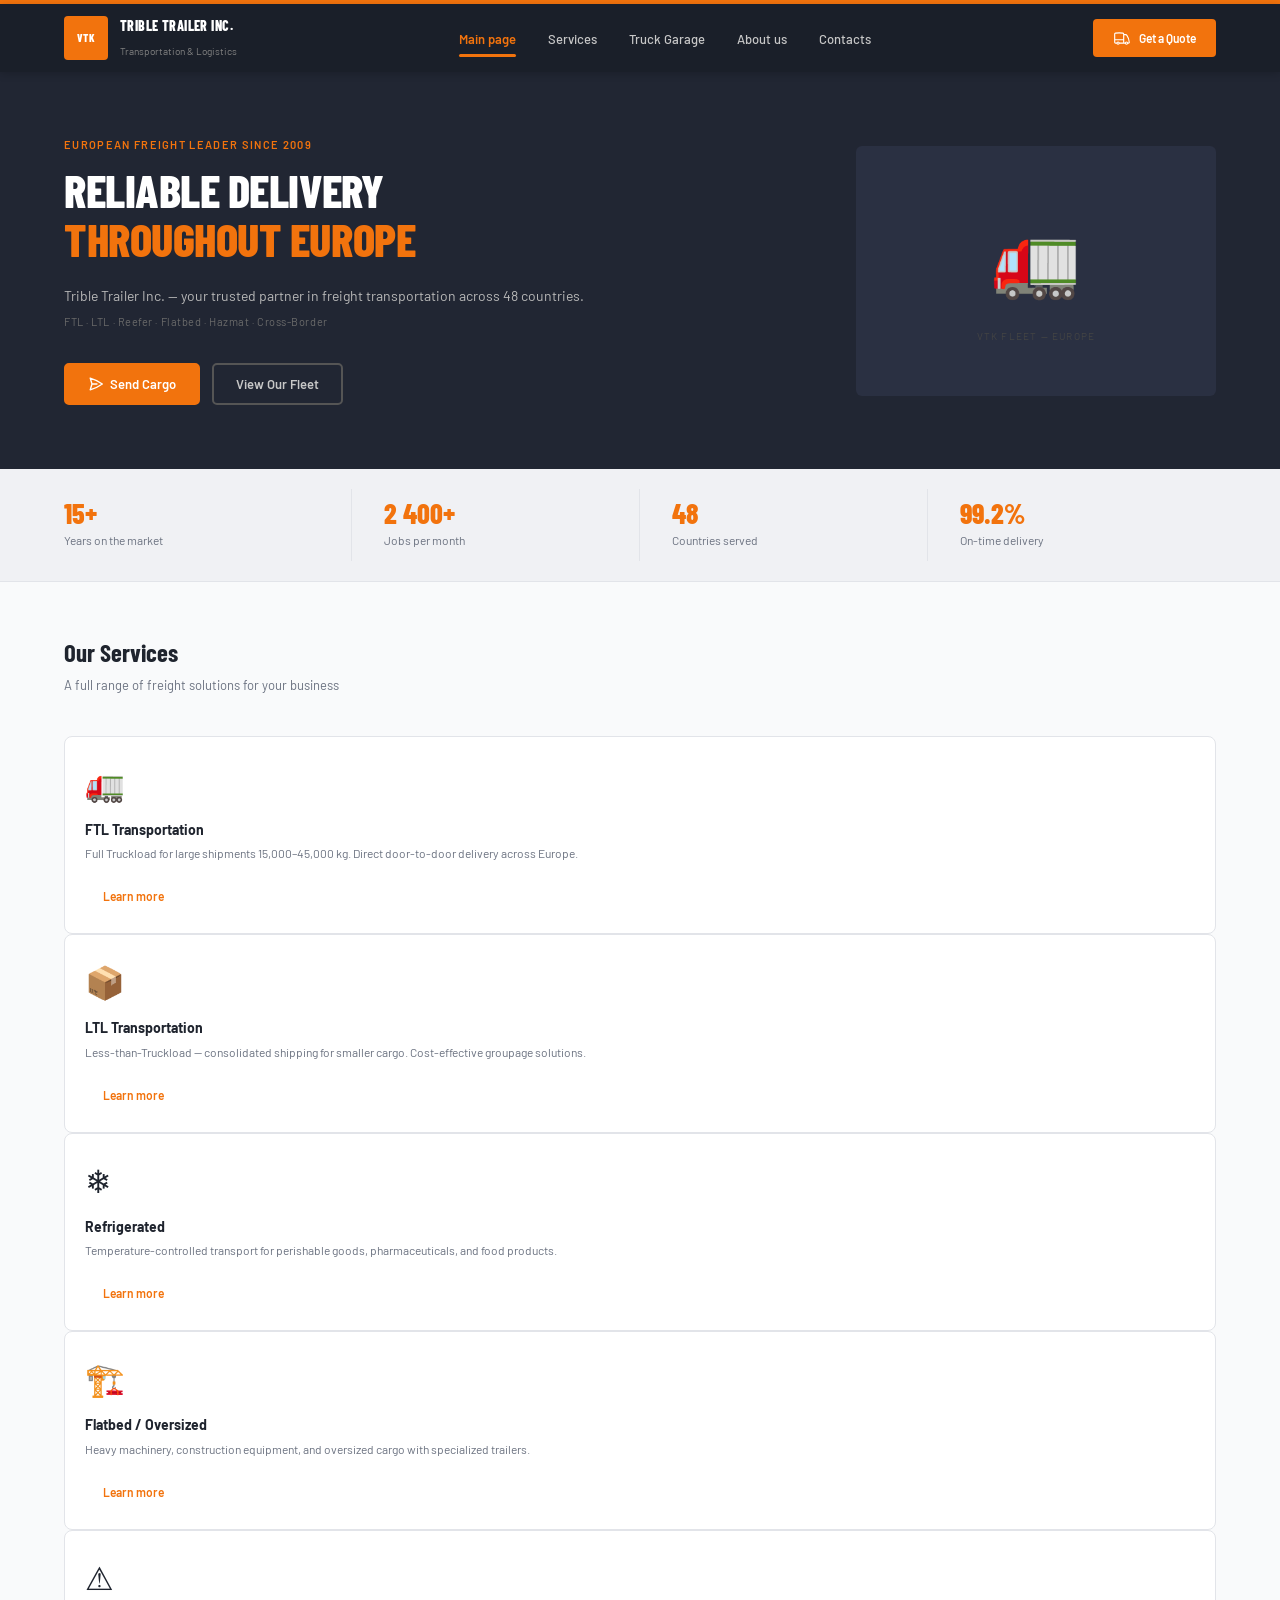
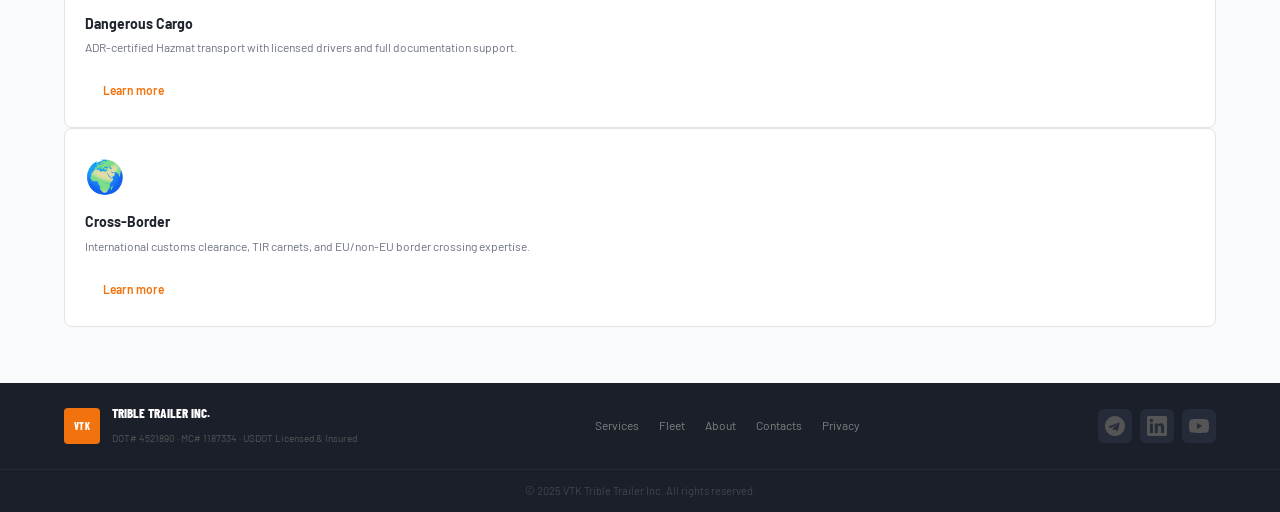
<file: index.html>
<!DOCTYPE html>
<html lang="en">
<head>
  <meta charset="UTF-8">
  <meta name="viewport" content="width=device-width, initial-scale=1.0">
  <title>VTK Trible Trailer Inc. — Freight Transportation</title>
  <!-- Lab 03: Google Fonts -->
  <link rel="preconnect" href="https://fonts.googleapis.com">
  <link rel="preconnect" href="https://fonts.gstatic.com" crossorigin>
  <link href="https://fonts.googleapis.com/css2?family=Barlow:wght@400;500;600;700;800&family=Barlow+Condensed:wght@600;700;800&display=swap" rel="stylesheet">
  <!-- Lab 03: External stylesheet -->
  <link rel="stylesheet" href="assets/css/style.css">
</head>
<body>

<!-- ============================================================
     NAV STRIP
============================================================ -->
<div class="nav-strip"></div>

<!-- ============================================================
     LAB 04: HEADER — Flexbox (logo | nav | user-actions)
============================================================ -->
<header class="header">
  <div class="nav-logo">
    <div class="nav-logo-box">VTK</div>
    <div class="nav-logo-text">
      <strong>TRIBLE TRAILER INC.</strong>
      <span>Transportation &amp; Logistics</span>
    </div>
  </div>

  <!-- Lab 04: main-nav — ul with flex + gap, no list-style -->
  <nav class="main-nav">
    <ul>
      <li><a href="index.html" class="active">Main page</a></li>
      <li><a href="services.html">Services</a></li>
      <li><a href="garage.html">Truck Garage</a></li>
      <li><a href="about.html">About us</a></li>
      <li><a href="checkout.html">Contacts</a></li>
    </ul>
  </nav>

  <!-- Lab 04: user-actions block (right side) -->
  <div class="user-actions">
    <!-- Lab 07: Inline SVG cart icon + flex align -->
    <a href="checkout.html" class="btn btn-cart">
      <svg xmlns="http://www.w3.org/2000/svg" fill="none" viewBox="0 0 24 24"
           stroke-width="1.5" stroke="currentColor" width="18" height="18">
        <path stroke-linecap="round" stroke-linejoin="round"
          d="M8.25 18.75a1.5 1.5 0 0 1-3 0m3 0a1.5 1.5 0 0 0-3 0m3 0h6m-9 0H3.375a1.125 1.125 0 0 1-1.125-1.125V14.25m17.25 4.5a1.5 1.5 0 0 1-3 0m3 0a1.5 1.5 0 0 0-3 0m3 0h1.125c.621 0 1.129-.504 1.09-1.124a17.902 17.902 0 0 0-3.213-9.193 2.056 2.056 0 0 0-1.58-.86H14.25M16.5 18.75h-2.25m0-11.177v-.958c0-.568-.422-1.048-.987-1.106a48.554 48.554 0 0 0-10.026 0 1.106 1.106 0 0 0-.987 1.106v7.635m12-6.677v6.677m0 4.5v-4.5m0 0h-12" />
      </svg>
      Get a Quote
    </a>
  </div>

  <!-- Lab 07: hamburger — shown only on mobile via CSS -->
  <button class="menu-toggle" aria-label="Open menu">
    <svg xmlns="http://www.w3.org/2000/svg" fill="none" viewBox="0 0 24 24"
         stroke-width="2" stroke="currentColor" width="24" height="24">
      <path stroke-linecap="round" stroke-linejoin="round"
        d="M3.75 6.75h16.5M3.75 12h16.5m-16.5 5.25h16.5"/>
    </svg>
  </button>
</header>

<!-- ============================================================
     MAIN CONTENT
============================================================ -->
<main>

  <!-- ---- HERO ---- -->
  <section class="hero">
    <div class="hero-text">
      <p class="hero-eyebrow">European Freight Leader Since 2009</p>
      <h1>RELIABLE DELIVERY<span>THROUGHOUT EUROPE</span></h1>
      <p class="hero-sub">Trible Trailer Inc. — your trusted partner in freight transportation across 48 countries.</p>
      <p class="hero-services">FTL · LTL · Reefer · Flatbed · Hazmat · Cross-Border</p>
      <div class="hero-actions">
        <a href="checkout.html" class="btn btn-primary">
          <!-- Lab 07: Inline SVG -->
          <svg xmlns="http://www.w3.org/2000/svg" fill="none" viewBox="0 0 24 24"
               stroke-width="2" stroke="currentColor" width="16" height="16">
            <path stroke-linecap="round" stroke-linejoin="round"
              d="M6 12 3.269 3.125A59.769 59.769 0 0 1 21.485 12 59.768 59.768 0 0 1 3.27 20.875L5.999 12Zm0 0h7.5"/>
          </svg>
          Send Cargo
        </a>
        <a href="garage.html" class="btn btn-outline">View Our Fleet</a>
      </div>
    </div>
    <div class="hero-visual">
      <div class="hero-image-placeholder">
        <span class="truck-icon">🚛</span>
        <span class="hero-img-label">VTK FLEET — EUROPE</span>
      </div>
    </div>
  </section>

  <!-- ---- STATS BAR ---- -->
  <div class="stats-bar">
    <div class="stat">
      <div class="stat-num">15+</div>
      <div class="stat-label">Years on the market</div>
    </div>
    <div class="stat">
      <div class="stat-num">2 400+</div>
      <div class="stat-label">Jobs per month</div>
    </div>
    <div class="stat">
      <div class="stat-num">48</div>
      <div class="stat-label">Countries served</div>
    </div>
    <div class="stat">
      <div class="stat-num">99.2%</div>
      <div class="stat-label">On-time delivery</div>
    </div>
  </div>

  <!-- ---- SERVICES OVERVIEW (Lab 04: flex-wrap cards) ---- -->
  <section class="section">
    <div class="section-header">
      <h2 class="section-title">Our Services</h2>
      <p class="section-sub">A full range of freight solutions for your business</p>
    </div>

    <!-- Lab 04: products-grid — display:flex; flex-wrap:wrap -->
    <div class="products-grid">

      <!-- Lab 04: product-card — display:flex; flex-direction:column -->
      <article class="product-card service-card">
        <div class="service-icon">🚛</div>
        <div class="service-info">
          <h3>FTL Transportation</h3>
          <p>Full Truckload for large shipments 15,000–45,000 kg. Direct door-to-door delivery across Europe.</p>
        </div>
        <a href="services.html" class="btn btn-sm">Learn more</a>
      </article>

      <article class="product-card service-card">
        <div class="service-icon">📦</div>
        <div class="service-info">
          <h3>LTL Transportation</h3>
          <p>Less-than-Truckload — consolidated shipping for smaller cargo. Cost-effective groupage solutions.</p>
        </div>
        <a href="services.html" class="btn btn-sm">Learn more</a>
      </article>

      <article class="product-card service-card">
        <div class="service-icon">❄️</div>
        <div class="service-info">
          <h3>Refrigerated</h3>
          <p>Temperature-controlled transport for perishable goods, pharmaceuticals, and food products.</p>
        </div>
        <a href="services.html" class="btn btn-sm">Learn more</a>
      </article>

      <article class="product-card service-card">
        <div class="service-icon">🏗️</div>
        <div class="service-info">
          <h3>Flatbed / Oversized</h3>
          <p>Heavy machinery, construction equipment, and oversized cargo with specialized trailers.</p>
        </div>
        <a href="services.html" class="btn btn-sm">Learn more</a>
      </article>

      <article class="product-card service-card">
        <div class="service-icon">⚠️</div>
        <div class="service-info">
          <h3>Dangerous Cargo</h3>
          <p>ADR-certified Hazmat transport with licensed drivers and full documentation support.</p>
        </div>
        <a href="services.html" class="btn btn-sm">Learn more</a>
      </article>

      <article class="product-card service-card">
        <div class="service-icon">🌍</div>
        <div class="service-info">
          <h3>Cross-Border</h3>
          <p>International customs clearance, TIR carnets, and EU/non-EU border crossing expertise.</p>
        </div>
        <a href="services.html" class="btn btn-sm">Learn more</a>
      </article>

    </div><!-- /.products-grid -->
  </section>

</main>

<!-- ============================================================
     FOOTER (Lab 07: inline SVG social icons)
============================================================ -->
<footer class="site-footer">
  <div class="footer-inner">
    <div class="footer-brand">
      <div class="nav-logo-box" style="width:36px;height:36px;font-size:10px;">VTK</div>
      <div>
        <strong>TRIBLE TRAILER INC.</strong>
        <span>DOT# 4521890 · MC# 1187334 · USDOT Licensed &amp; Insured</span>
      </div>
    </div>

    <nav class="footer-nav" aria-label="Footer">
      <a href="services.html">Services</a>
      <a href="garage.html">Fleet</a>
      <a href="about.html">About</a>
      <a href="checkout.html">Contacts</a>
      <a href="#">Privacy</a>
    </nav>

    <!-- Lab 07: Social icons — inline SVG, color via fill + :hover -->
    <ul class="social-links" aria-label="Social media">
      <li>
        <a href="#" aria-label="Telegram">
          <svg viewBox="0 0 24 24" width="20" height="20" fill="currentColor">
            <path d="M12 0C5.373 0 0 5.373 0 12s5.373 12 12 12 12-5.373 12-12S18.627 0 12 0zm5.562 8.248-1.97 9.289c-.145.658-.537.818-1.084.508l-3-2.21-1.447 1.394c-.16.16-.295.295-.605.295l.213-3.053 5.56-5.023c.242-.213-.054-.333-.373-.12L7.53 14.316l-2.962-.924c-.643-.204-.657-.643.136-.953l11.57-4.461c.537-.194 1.006.131.288.27z"/>
          </svg>
        </a>
      </li>
      <li>
        <a href="#" aria-label="LinkedIn">
          <svg viewBox="0 0 24 24" width="20" height="20" fill="currentColor">
            <path d="M20.447 20.452h-3.554v-5.569c0-1.328-.027-3.037-1.852-3.037-1.853 0-2.136 1.445-2.136 2.939v5.667H9.351V9h3.414v1.561h.046c.477-.9 1.637-1.85 3.37-1.85 3.601 0 4.267 2.37 4.267 5.455v6.286zM5.337 7.433a2.062 2.062 0 0 1-2.063-2.065 2.064 2.064 0 1 1 2.063 2.065zm1.782 13.019H3.555V9h3.564v11.452zM22.225 0H1.771C.792 0 0 .774 0 1.729v20.542C0 23.227.792 24 1.771 24h20.451C23.2 24 24 23.227 24 22.271V1.729C24 .774 23.2 0 22.222 0h.003z"/>
          </svg>
        </a>
      </li>
      <li>
        <a href="#" aria-label="YouTube">
          <svg viewBox="0 0 24 24" width="20" height="20" fill="currentColor">
            <path d="M23.495 6.205a3.007 3.007 0 0 0-2.088-2.088c-1.87-.501-9.396-.501-9.396-.501s-7.507-.01-9.396.501A3.007 3.007 0 0 0 .527 6.205a31.247 31.247 0 0 0-.522 5.805 31.247 31.247 0 0 0 .522 5.783 3.007 3.007 0 0 0 2.088 2.088c1.868.502 9.396.502 9.396.502s7.506 0 9.396-.502a3.007 3.007 0 0 0 2.088-2.088 31.247 31.247 0 0 0 .5-5.783 31.247 31.247 0 0 0-.5-5.805zM9.609 15.601V8.408l6.264 3.602z"/>
          </svg>
        </a>
      </li>
    </ul>
  </div>
  <div class="footer-copy">© 2025 VTK Trible Trailer Inc. All rights reserved.</div>
</footer>

</body>
</html>
</file>
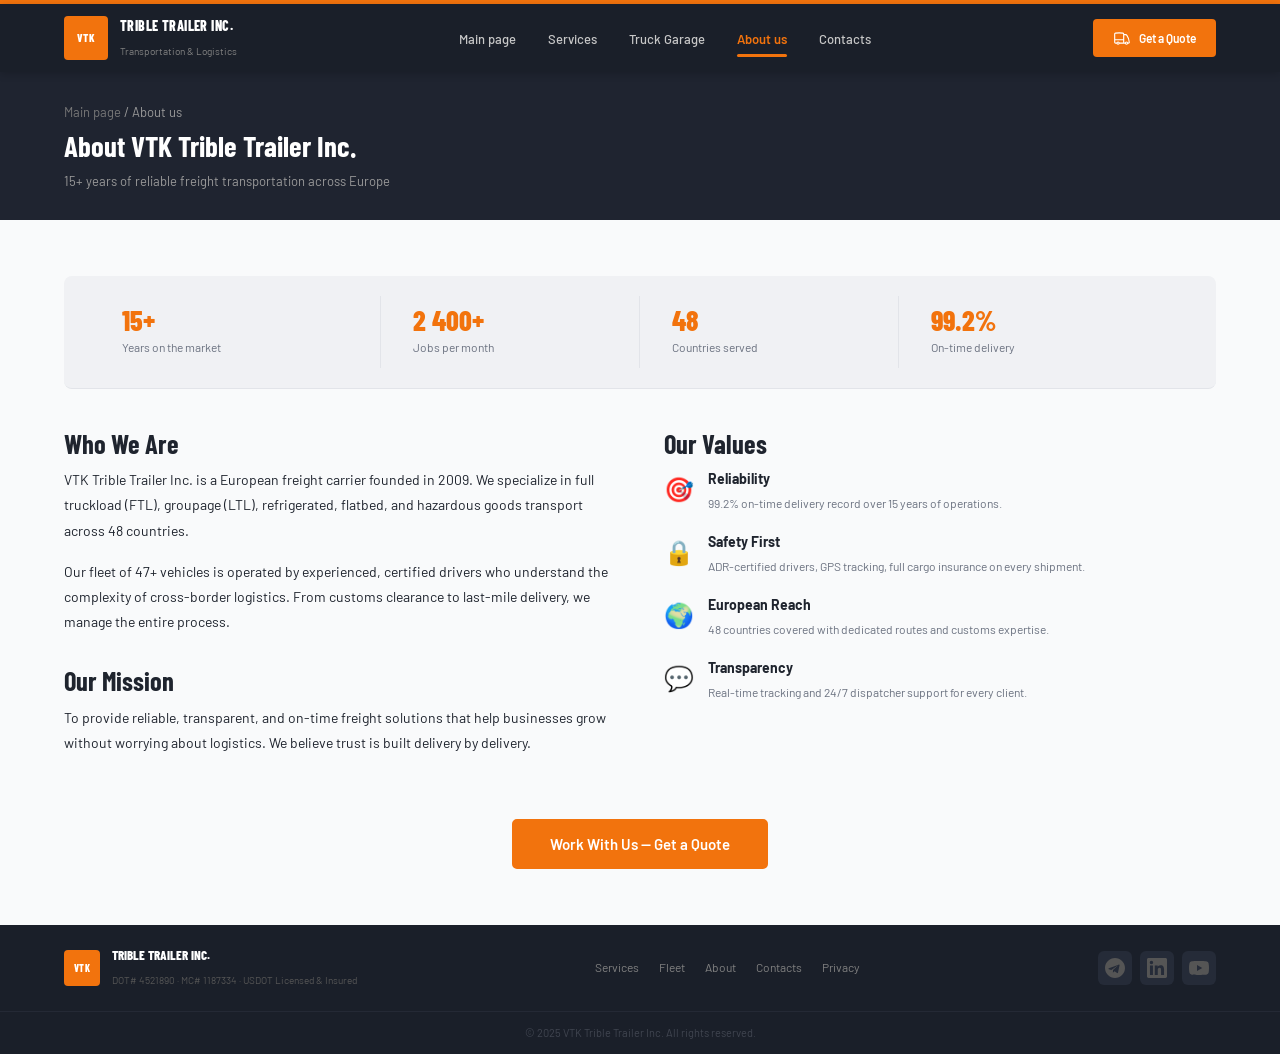
<file: about.html>
<!DOCTYPE html>
<html lang="en">
<head>
  <meta charset="UTF-8">
  <meta name="viewport" content="width=device-width, initial-scale=1.0">
  <title>About Us — VTK Trible Trailer Inc.</title>
  <link rel="preconnect" href="https://fonts.googleapis.com">
  <link rel="preconnect" href="https://fonts.gstatic.com" crossorigin>
  <link href="https://fonts.googleapis.com/css2?family=Barlow:wght@400;500;600;700;800&family=Barlow+Condensed:wght@600;700;800&display=swap" rel="stylesheet">
  <link rel="stylesheet" href="assets/css/style.css">
</head>
<body>

<div class="nav-strip"></div>

<header class="header">
  <div class="nav-logo">
    <div class="nav-logo-box">VTK</div>
    <div class="nav-logo-text">
      <strong>TRIBLE TRAILER INC.</strong>
      <span>Transportation &amp; Logistics</span>
    </div>
  </div>
  <nav class="main-nav">
    <ul>
      <li><a href="index.html">Main page</a></li>
      <li><a href="services.html">Services</a></li>
      <li><a href="garage.html">Truck Garage</a></li>
      <li><a href="about.html" class="active">About us</a></li>
      <li><a href="checkout.html">Contacts</a></li>
    </ul>
  </nav>
  <div class="user-actions">
    <a href="checkout.html" class="btn btn-cart">
      <svg xmlns="http://www.w3.org/2000/svg" fill="none" viewBox="0 0 24 24" stroke-width="1.5" stroke="currentColor" width="18" height="18">
        <path stroke-linecap="round" stroke-linejoin="round" d="M8.25 18.75a1.5 1.5 0 0 1-3 0m3 0a1.5 1.5 0 0 0-3 0m3 0h6m-9 0H3.375a1.125 1.125 0 0 1-1.125-1.125V14.25m17.25 4.5a1.5 1.5 0 0 1-3 0m3 0a1.5 1.5 0 0 0-3 0m3 0h1.125c.621 0 1.129-.504 1.09-1.124a17.902 17.902 0 0 0-3.213-9.193 2.056 2.056 0 0 0-1.58-.86H14.25M16.5 18.75h-2.25m0-11.177v-.958c0-.568-.422-1.048-.987-1.106a48.554 48.554 0 0 0-10.026 0 1.106 1.106 0 0 0-.987 1.106v7.635m12-6.677v6.677m0 4.5v-4.5m0 0h-12"/>
      </svg>
      Get a Quote
    </a>
  </div>
  <button class="menu-toggle" aria-label="Open menu">
    <svg xmlns="http://www.w3.org/2000/svg" fill="none" viewBox="0 0 24 24" stroke-width="2" stroke="currentColor" width="24" height="24">
      <path stroke-linecap="round" stroke-linejoin="round" d="M3.75 6.75h16.5M3.75 12h16.5m-16.5 5.25h16.5"/>
    </svg>
  </button>
</header>

<div class="page-header">
  <p class="breadcrumb"><a href="index.html">Main page</a> / About us</p>
  <h1>About VTK Trible Trailer Inc.</h1>
  <p>15+ years of reliable freight transportation across Europe</p>
</div>

<main>
  <section class="section">

    <!-- Stats -->
    <div class="stats-bar" style="margin-bottom:2.5rem;border-radius:8px;">
      <div class="stat"><div class="stat-num">15+</div><div class="stat-label">Years on the market</div></div>
      <div class="stat"><div class="stat-num">2 400+</div><div class="stat-label">Jobs per month</div></div>
      <div class="stat"><div class="stat-num">48</div><div class="stat-label">Countries served</div></div>
      <div class="stat"><div class="stat-num">99.2%</div><div class="stat-label">On-time delivery</div></div>
    </div>

    <!-- Lab 05: CSS Grid 2 cols -->
    <div class="about-grid">
      <div class="about-text">
        <h2>Who We Are</h2>
        <p>VTK Trible Trailer Inc. is a European freight carrier founded in 2009. We specialize in full truckload (FTL), groupage (LTL), refrigerated, flatbed, and hazardous goods transport across 48 countries.</p>
        <p>Our fleet of 47+ vehicles is operated by experienced, certified drivers who understand the complexity of cross-border logistics. From customs clearance to last-mile delivery, we manage the entire process.</p>
        <h2 style="margin-top:2rem;">Our Mission</h2>
        <p>To provide reliable, transparent, and on-time freight solutions that help businesses grow without worrying about logistics. We believe trust is built delivery by delivery.</p>
      </div>
      <div class="about-values">
        <h2>Our Values</h2>
        <ul class="values-list">
          <li>
            <span class="value-icon">🎯</span>
            <div>
              <strong>Reliability</strong>
              <p>99.2% on-time delivery record over 15 years of operations.</p>
            </div>
          </li>
          <li>
            <span class="value-icon">🔒</span>
            <div>
              <strong>Safety First</strong>
              <p>ADR-certified drivers, GPS tracking, full cargo insurance on every shipment.</p>
            </div>
          </li>
          <li>
            <span class="value-icon">🌍</span>
            <div>
              <strong>European Reach</strong>
              <p>48 countries covered with dedicated routes and customs expertise.</p>
            </div>
          </li>
          <li>
            <span class="value-icon">💬</span>
            <div>
              <strong>Transparency</strong>
              <p>Real-time tracking and 24/7 dispatcher support for every client.</p>
            </div>
          </li>
        </ul>
      </div>
    </div>

    <div style="margin-top:3rem;text-align:center;">
      <a href="checkout.html" class="btn btn-primary" style="font-size:15px;height:50px;padding:0 36px;">
        Work With Us — Get a Quote
      </a>
    </div>

  </section>
</main>

<footer class="site-footer">
  <div class="footer-inner">
    <div class="footer-brand">
      <div class="nav-logo-box" style="width:36px;height:36px;font-size:10px;">VTK</div>
      <div>
        <strong>TRIBLE TRAILER INC.</strong>
        <span>DOT# 4521890 · MC# 1187334 · USDOT Licensed &amp; Insured</span>
      </div>
    </div>
    <nav class="footer-nav">
      <a href="services.html">Services</a>
      <a href="garage.html">Fleet</a>
      <a href="about.html">About</a>
      <a href="checkout.html">Contacts</a>
      <a href="#">Privacy</a>
    </nav>
    <ul class="social-links">
      <li><a href="#" aria-label="Telegram"><svg viewBox="0 0 24 24" width="20" height="20" fill="currentColor"><path d="M12 0C5.373 0 0 5.373 0 12s5.373 12 12 12 12-5.373 12-12S18.627 0 12 0zm5.562 8.248-1.97 9.289c-.145.658-.537.818-1.084.508l-3-2.21-1.447 1.394c-.16.16-.295.295-.605.295l.213-3.053 5.56-5.023c.242-.213-.054-.333-.373-.12L7.53 14.316l-2.962-.924c-.643-.204-.657-.643.136-.953l11.57-4.461c.537-.194 1.006.131.288.27z"/></svg></a></li>
      <li><a href="#" aria-label="LinkedIn"><svg viewBox="0 0 24 24" width="20" height="20" fill="currentColor"><path d="M20.447 20.452h-3.554v-5.569c0-1.328-.027-3.037-1.852-3.037-1.853 0-2.136 1.445-2.136 2.939v5.667H9.351V9h3.414v1.561h.046c.477-.9 1.637-1.85 3.37-1.85 3.601 0 4.267 2.37 4.267 5.455v6.286zM5.337 7.433a2.062 2.062 0 0 1-2.063-2.065 2.064 2.064 0 1 1 2.063 2.065zm1.782 13.019H3.555V9h3.564v11.452zM22.225 0H1.771C.792 0 0 .774 0 1.729v20.542C0 23.227.792 24 1.771 24h20.451C23.2 24 24 23.227 24 22.271V1.729C24 .774 23.2 0 22.222 0h.003z"/></svg></a></li>
      <li><a href="#" aria-label="YouTube"><svg viewBox="0 0 24 24" width="20" height="20" fill="currentColor"><path d="M23.495 6.205a3.007 3.007 0 0 0-2.088-2.088c-1.87-.501-9.396-.501-9.396-.501s-7.507-.01-9.396.501A3.007 3.007 0 0 0 .527 6.205a31.247 31.247 0 0 0-.522 5.805 31.247 31.247 0 0 0 .522 5.783 3.007 3.007 0 0 0 2.088 2.088c1.868.502 9.396.502 9.396.502s7.506 0 9.396-.502a3.007 3.007 0 0 0 2.088-2.088 31.247 31.247 0 0 0 .5-5.783 31.247 31.247 0 0 0-.5-5.805zM9.609 15.601V8.408l6.264 3.602z"/></svg></a></li>
    </ul>
  </div>
  <div class="footer-copy">© 2025 VTK Trible Trailer Inc. All rights reserved.</div>
</footer>

</body>
</html>
</file>
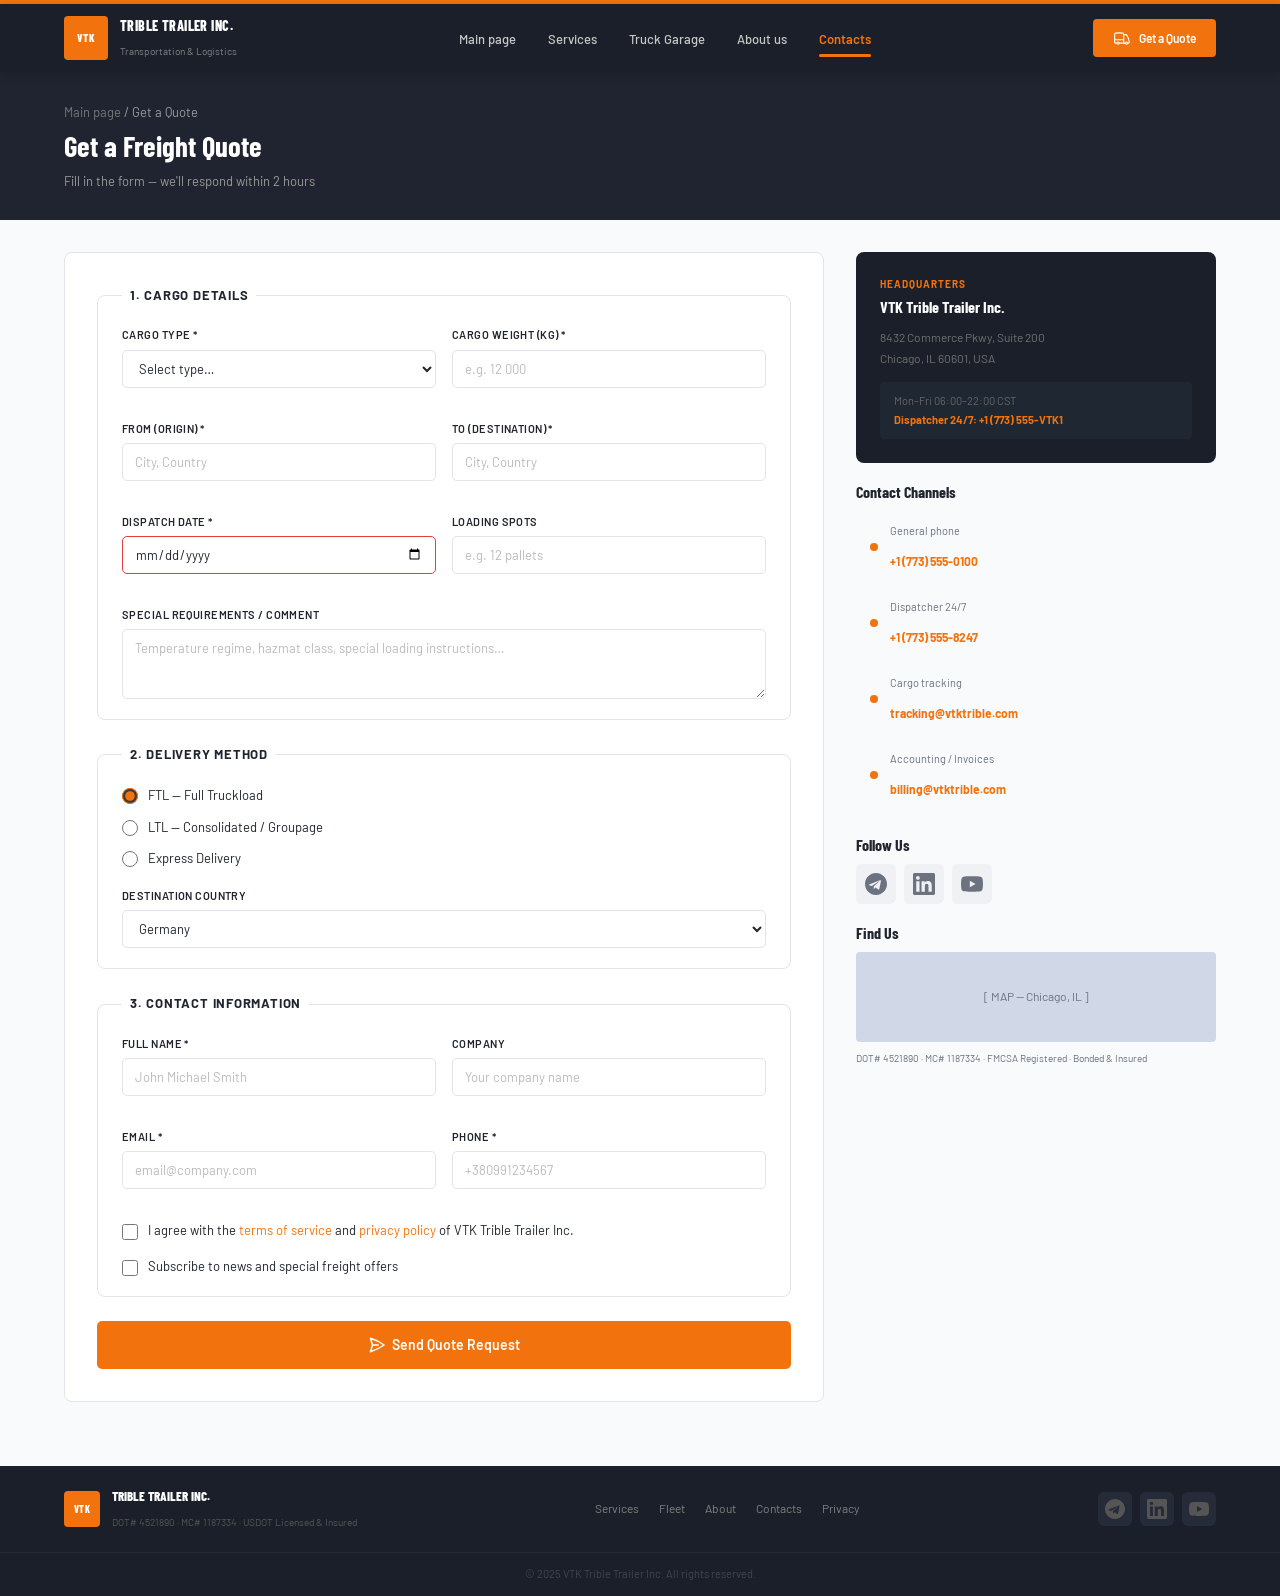
<file: checkout.html>
<!DOCTYPE html>
<html lang="en">
<head>
  <meta charset="UTF-8">
  <meta name="viewport" content="width=device-width, initial-scale=1.0">
  <title>Get a Quote — VTK Trible Trailer Inc.</title>
  <link rel="preconnect" href="https://fonts.googleapis.com">
  <link rel="preconnect" href="https://fonts.gstatic.com" crossorigin>
  <link href="https://fonts.googleapis.com/css2?family=Barlow:wght@400;500;600;700;800&family=Barlow+Condensed:wght@600;700;800&display=swap" rel="stylesheet">
  <link rel="stylesheet" href="assets/css/style.css">
</head>
<body>

<div class="nav-strip"></div>

<header class="header">
  <div class="nav-logo">
    <div class="nav-logo-box">VTK</div>
    <div class="nav-logo-text">
      <strong>TRIBLE TRAILER INC.</strong>
      <span>Transportation &amp; Logistics</span>
    </div>
  </div>
  <nav class="main-nav">
    <ul>
      <li><a href="index.html">Main page</a></li>
      <li><a href="services.html">Services</a></li>
      <li><a href="garage.html">Truck Garage</a></li>
      <li><a href="about.html">About us</a></li>
      <li><a href="checkout.html" class="active">Contacts</a></li>
    </ul>
  </nav>
  <div class="user-actions">
    <a href="checkout.html" class="btn btn-cart">
      <svg xmlns="http://www.w3.org/2000/svg" fill="none" viewBox="0 0 24 24" stroke-width="1.5" stroke="currentColor" width="18" height="18">
        <path stroke-linecap="round" stroke-linejoin="round" d="M8.25 18.75a1.5 1.5 0 0 1-3 0m3 0a1.5 1.5 0 0 0-3 0m3 0h6m-9 0H3.375a1.125 1.125 0 0 1-1.125-1.125V14.25m17.25 4.5a1.5 1.5 0 0 1-3 0m3 0a1.5 1.5 0 0 0-3 0m3 0h1.125c.621 0 1.129-.504 1.09-1.124a17.902 17.902 0 0 0-3.213-9.193 2.056 2.056 0 0 0-1.58-.86H14.25M16.5 18.75h-2.25m0-11.177v-.958c0-.568-.422-1.048-.987-1.106a48.554 48.554 0 0 0-10.026 0 1.106 1.106 0 0 0-.987 1.106v7.635m12-6.677v6.677m0 4.5v-4.5m0 0h-12"/>
      </svg>
      Get a Quote
    </a>
  </div>
  <button class="menu-toggle" aria-label="Open menu">
    <svg xmlns="http://www.w3.org/2000/svg" fill="none" viewBox="0 0 24 24" stroke-width="2" stroke="currentColor" width="24" height="24">
      <path stroke-linecap="round" stroke-linejoin="round" d="M3.75 6.75h16.5M3.75 12h16.5m-16.5 5.25h16.5"/>
    </svg>
  </button>
</header>

<div class="page-header">
  <p class="breadcrumb"><a href="index.html">Main page</a> / Get a Quote</p>
  <h1>Get a Freight Quote</h1>
  <p>Fill in the form — we'll respond within 2 hours</p>
</div>

<main>
  <!-- Lab 05: Grid — form (left) + contacts sidebar (right) -->
  <div class="contacts-layout">

    <!-- =========================================================
         LAB 06: Complex form — fieldset, legend, validation
    ========================================================= -->
    <div class="form-box">
      <!--
        action="#" — без бекенду, браузер просто перезавантажить сторінку.
        Для реального сайту замінити на URL обробника або сервіс типу Formspree.
      -->
      <form action="#" method="POST" class="checkout-form">

        <!-- Lab 06: Fieldset 1 — Cargo details -->
        <fieldset>
          <legend>1. Cargo Details</legend>

          <div class="form-grid">
            <div class="form-group">
              <label for="cargoType">Cargo type *</label>
              <select id="cargoType" name="cargoType" required>
                <option value="">Select type…</option>
                <option value="dryvan">Dry Van</option>
                <option value="reefer">Reefer</option>
                <option value="flatbed">Flatbed</option>
                <option value="hazmat">Hazmat</option>
                <option value="ltl">LTL / Groupage</option>
              </select>
            </div>

            <div class="form-group">
              <label for="weight">Cargo weight (kg) *</label>
              <input
                type="text"
                id="weight"
                name="weight"
                required
                minlength="1"
                placeholder="e.g. 12 000"
              >
            </div>

            <div class="form-group">
              <label for="origin">From (Origin) *</label>
              <input
                type="text"
                id="origin"
                name="origin"
                required
                placeholder="City, Country"
              >
            </div>

            <div class="form-group">
              <label for="destination">To (Destination) *</label>
              <input
                type="text"
                id="destination"
                name="destination"
                required
                placeholder="City, Country"
              >
            </div>

            <div class="form-group">
              <label for="dispatchDate">Dispatch date *</label>
              <input
                type="date"
                id="dispatchDate"
                name="dispatchDate"
                required
              >
            </div>

            <div class="form-group">
              <label for="pallets">Loading spots</label>
              <input
                type="text"
                id="pallets"
                name="pallets"
                placeholder="e.g. 12 pallets"
              >
            </div>
          </div>

          <div class="form-group">
            <label for="comment">Special requirements / comment</label>
            <textarea
              id="comment"
              name="comment"
              rows="3"
              placeholder="Temperature regime, hazmat class, special loading instructions…"
            ></textarea>
          </div>
        </fieldset>

        <!-- Lab 06: Fieldset 2 — Delivery method (radio buttons) -->
        <fieldset>
          <legend>2. Delivery Method</legend>

          <div class="form-radio-group">
            <div class="form-radio">
              <input type="radio" id="deliveryFTL" name="delivery" value="ftl" checked>
              <label for="deliveryFTL">FTL — Full Truckload</label>
            </div>
            <div class="form-radio">
              <input type="radio" id="deliveryLTL" name="delivery" value="ltl">
              <label for="deliveryLTL">LTL — Consolidated / Groupage</label>
            </div>
            <div class="form-radio">
              <input type="radio" id="deliveryExpress" name="delivery" value="express">
              <label for="deliveryExpress">Express Delivery</label>
            </div>
          </div>

          <div class="form-group" style="margin-top:1.1rem;">
            <label for="country">Destination country</label>
            <select id="country" name="country">
              <option value="de">Germany</option>
              <option value="pl">Poland</option>
              <option value="fr">France</option>
              <option value="ua">Ukraine</option>
              <option value="gb">United Kingdom</option>
              <option value="nl">Netherlands</option>
              <option value="cz">Czech Republic</option>
              <option value="sk">Slovakia</option>
            </select>
          </div>
        </fieldset>

        <!-- Lab 06: Fieldset 3 — Personal data + validation -->
        <fieldset>
          <legend>3. Contact Information</legend>

          <div class="form-grid">
            <div class="form-group">
              <label for="fullName">Full name *</label>
              <input
                type="text"
                id="fullName"
                name="fullName"
                required
                minlength="5"
                placeholder="John Michael Smith"
                title="Enter your full name (min. 5 characters)"
              >
            </div>

            <div class="form-group">
              <label for="company">Company</label>
              <input
                type="text"
                id="company"
                name="company"
                placeholder="Your company name"
              >
            </div>

            <div class="form-group">
              <label for="email">Email *</label>
              <input
                type="email"
                id="email"
                name="email"
                required
                placeholder="email@company.com"
              >
            </div>

            <!-- Lab 06: tel + pattern attribute -->
            <div class="form-group">
              <label for="phone">Phone *</label>
              <input
                type="tel"
                id="phone"
                name="phone"
                required
                pattern="[\+][\d]{10,14}"
                placeholder="+380991234567"
                title="Format: +XXXXXXXXXXXX (10–14 digits after +)"
              >
            </div>
          </div>

          <!-- Lab 06: checkbox required -->
          <div class="form-check">
            <input type="checkbox" id="agree" name="agree" required>
            <label for="agree">
              I agree with the <a href="#">terms of service</a> and
              <a href="#">privacy policy</a> of VTK Trible Trailer Inc.
            </label>
          </div>

          <div class="form-check">
            <input type="checkbox" id="newsletter" name="newsletter">
            <label for="newsletter">Subscribe to news and special freight offers</label>
          </div>
        </fieldset>

        <!-- Lab 06: submit button -->
        <button type="submit" class="btn btn-primary btn-full">
          <svg xmlns="http://www.w3.org/2000/svg" fill="none" viewBox="0 0 24 24"
               stroke-width="2" stroke="currentColor" width="18" height="18">
            <path stroke-linecap="round" stroke-linejoin="round"
              d="M6 12 3.269 3.125A59.769 59.769 0 0 1 21.485 12 59.768 59.768 0 0 1 3.27 20.875L5.999 12Zm0 0h7.5"/>
          </svg>
          Send Quote Request
        </button>

      </form>
    </div><!-- /.form-box -->

    <!-- ---- CONTACTS SIDEBAR ---- -->
    <aside class="contacts-sidebar">

      <div class="office-card">
        <p class="office-label">HEADQUARTERS</p>
        <h3>VTK Trible Trailer Inc.</h3>
        <address class="office-addr">
          8432 Commerce Pkwy, Suite 200<br>
          Chicago, IL 60601, USA
        </address>
        <div class="office-hours">
          Mon–Fri 06:00–22:00 CST<br>
          <strong>Dispatcher 24/7: +1 (773) 555-VTK1</strong>
        </div>
      </div>

      <div class="channels-box">
        <h3>Contact Channels</h3>
        <div class="channel-row">
          <div class="channel-dot"></div>
          <div>
            <p class="channel-label">General phone</p>
            <p class="channel-val">+1 (773) 555-0100</p>
          </div>
        </div>
        <div class="channel-row">
          <div class="channel-dot"></div>
          <div>
            <p class="channel-label">Dispatcher 24/7</p>
            <p class="channel-val">+1 (773) 555-8247</p>
          </div>
        </div>
        <div class="channel-row">
          <div class="channel-dot"></div>
          <div>
            <p class="channel-label">Cargo tracking</p>
            <p class="channel-val">tracking@vtktrible.com</p>
          </div>
        </div>
        <div class="channel-row">
          <div class="channel-dot"></div>
          <div>
            <p class="channel-label">Accounting / Invoices</p>
            <p class="channel-val">billing@vtktrible.com</p>
          </div>
        </div>
      </div>

      <!-- Lab 07: Social icons (inline SVG) -->
      <div class="social-box">
        <h3>Follow Us</h3>
        <ul class="social-links">
          <li>
            <a href="#" aria-label="Telegram">
              <svg viewBox="0 0 24 24" width="22" height="22" fill="currentColor">
                <path d="M12 0C5.373 0 0 5.373 0 12s5.373 12 12 12 12-5.373 12-12S18.627 0 12 0zm5.562 8.248-1.97 9.289c-.145.658-.537.818-1.084.508l-3-2.21-1.447 1.394c-.16.16-.295.295-.605.295l.213-3.053 5.56-5.023c.242-.213-.054-.333-.373-.12L7.53 14.316l-2.962-.924c-.643-.204-.657-.643.136-.953l11.57-4.461c.537-.194 1.006.131.288.27z"/>
              </svg>
            </a>
          </li>
          <li>
            <a href="#" aria-label="LinkedIn">
              <svg viewBox="0 0 24 24" width="22" height="22" fill="currentColor">
                <path d="M20.447 20.452h-3.554v-5.569c0-1.328-.027-3.037-1.852-3.037-1.853 0-2.136 1.445-2.136 2.939v5.667H9.351V9h3.414v1.561h.046c.477-.9 1.637-1.85 3.37-1.85 3.601 0 4.267 2.37 4.267 5.455v6.286zM5.337 7.433a2.062 2.062 0 0 1-2.063-2.065 2.064 2.064 0 1 1 2.063 2.065zm1.782 13.019H3.555V9h3.564v11.452zM22.225 0H1.771C.792 0 0 .774 0 1.729v20.542C0 23.227.792 24 1.771 24h20.451C23.2 24 24 23.227 24 22.271V1.729C24 .774 23.2 0 22.222 0h.003z"/>
              </svg>
            </a>
          </li>
          <li>
            <a href="#" aria-label="YouTube">
              <svg viewBox="0 0 24 24" width="22" height="22" fill="currentColor">
                <path d="M23.495 6.205a3.007 3.007 0 0 0-2.088-2.088c-1.87-.501-9.396-.501-9.396-.501s-7.507-.01-9.396.501A3.007 3.007 0 0 0 .527 6.205a31.247 31.247 0 0 0-.522 5.805 31.247 31.247 0 0 0 .522 5.783 3.007 3.007 0 0 0 2.088 2.088c1.868.502 9.396.502 9.396.502s7.506 0 9.396-.502a3.007 3.007 0 0 0 2.088-2.088 31.247 31.247 0 0 0 .5-5.783 31.247 31.247 0 0 0-.5-5.805zM9.609 15.601V8.408l6.264 3.602z"/>
              </svg>
            </a>
          </li>
        </ul>
      </div>

      <div class="map-box">
        <h3>Find Us</h3>
        <div class="map-placeholder">[ MAP — Chicago, IL ]</div>
        <p class="dot-row">DOT# 4521890 · MC# 1187334 · FMCSA Registered · Bonded &amp; Insured</p>
      </div>

    </aside>
  </div>
</main>

<footer class="site-footer">
  <div class="footer-inner">
    <div class="footer-brand">
      <div class="nav-logo-box" style="width:36px;height:36px;font-size:10px;">VTK</div>
      <div>
        <strong>TRIBLE TRAILER INC.</strong>
        <span>DOT# 4521890 · MC# 1187334 · USDOT Licensed &amp; Insured</span>
      </div>
    </div>
    <nav class="footer-nav">
      <a href="services.html">Services</a>
      <a href="garage.html">Fleet</a>
      <a href="about.html">About</a>
      <a href="checkout.html">Contacts</a>
      <a href="#">Privacy</a>
    </nav>
    <ul class="social-links">
      <li><a href="#" aria-label="Telegram"><svg viewBox="0 0 24 24" width="20" height="20" fill="currentColor"><path d="M12 0C5.373 0 0 5.373 0 12s5.373 12 12 12 12-5.373 12-12S18.627 0 12 0zm5.562 8.248-1.97 9.289c-.145.658-.537.818-1.084.508l-3-2.21-1.447 1.394c-.16.16-.295.295-.605.295l.213-3.053 5.56-5.023c.242-.213-.054-.333-.373-.12L7.53 14.316l-2.962-.924c-.643-.204-.657-.643.136-.953l11.57-4.461c.537-.194 1.006.131.288.27z"/></svg></a></li>
      <li><a href="#" aria-label="LinkedIn"><svg viewBox="0 0 24 24" width="20" height="20" fill="currentColor"><path d="M20.447 20.452h-3.554v-5.569c0-1.328-.027-3.037-1.852-3.037-1.853 0-2.136 1.445-2.136 2.939v5.667H9.351V9h3.414v1.561h.046c.477-.9 1.637-1.85 3.37-1.85 3.601 0 4.267 2.37 4.267 5.455v6.286zM5.337 7.433a2.062 2.062 0 0 1-2.063-2.065 2.064 2.064 0 1 1 2.063 2.065zm1.782 13.019H3.555V9h3.564v11.452zM22.225 0H1.771C.792 0 0 .774 0 1.729v20.542C0 23.227.792 24 1.771 24h20.451C23.2 24 24 23.227 24 22.271V1.729C24 .774 23.2 0 22.222 0h.003z"/></svg></a></li>
      <li><a href="#" aria-label="YouTube"><svg viewBox="0 0 24 24" width="20" height="20" fill="currentColor"><path d="M23.495 6.205a3.007 3.007 0 0 0-2.088-2.088c-1.87-.501-9.396-.501-9.396-.501s-7.507-.01-9.396.501A3.007 3.007 0 0 0 .527 6.205a31.247 31.247 0 0 0-.522 5.805 31.247 31.247 0 0 0 .522 5.783 3.007 3.007 0 0 0 2.088 2.088c1.868.502 9.396.502 9.396.502s7.506 0 9.396-.502a3.007 3.007 0 0 0 2.088-2.088 31.247 31.247 0 0 0 .5-5.783 31.247 31.247 0 0 0-.5-5.805zM9.609 15.601V8.408l6.264 3.602z"/></svg></a></li>
    </ul>
  </div>
  <div class="footer-copy">© 2025 VTK Trible Trailer Inc. All rights reserved.</div>
</footer>

</body>
</html>
</file>
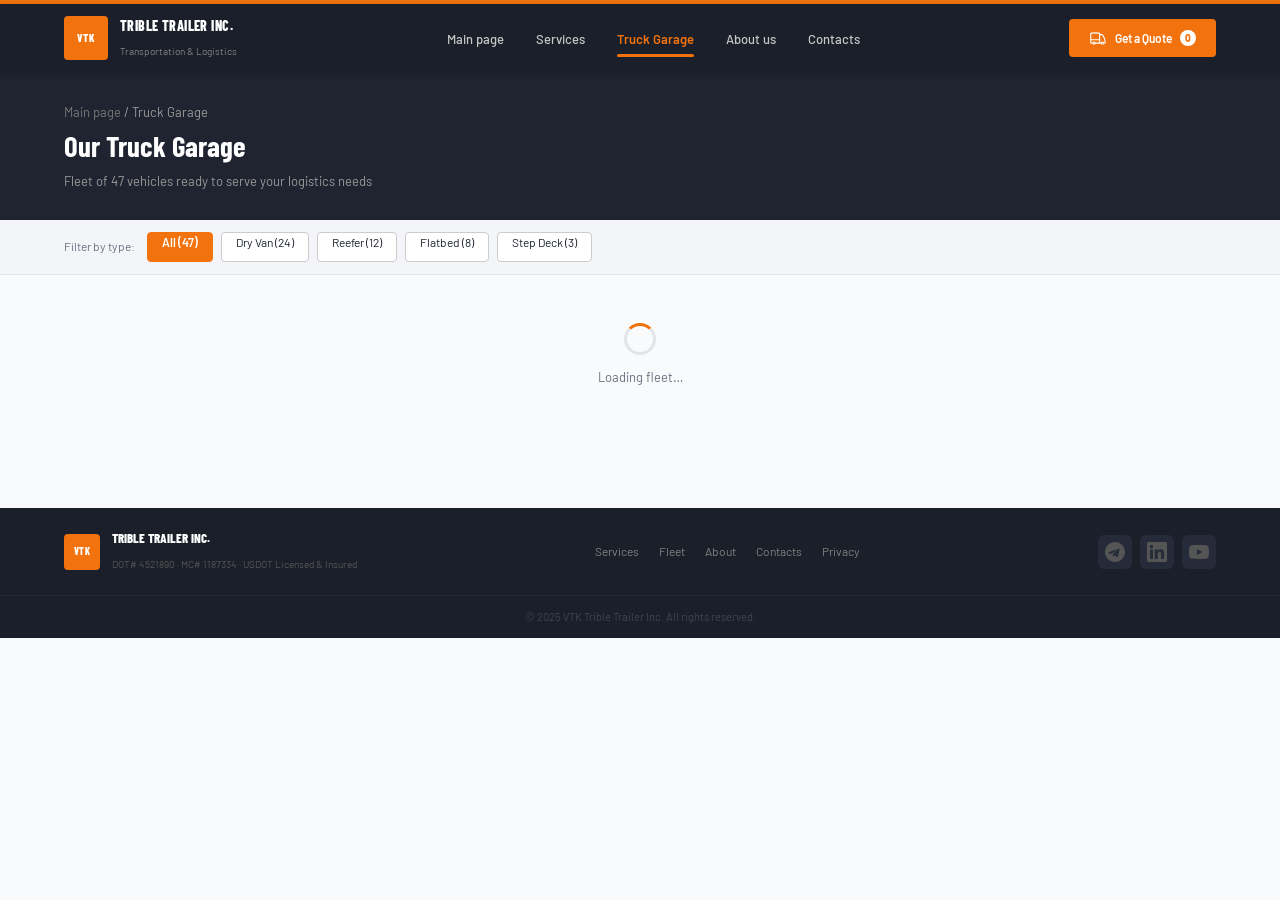
<file: garage.html>
<!DOCTYPE html>
<html lang="en">
<head>
  <meta charset="UTF-8">
  <meta name="viewport" content="width=device-width, initial-scale=1.0">
  <title>Truck Garage — VTK Trible Trailer Inc.</title>
  <link rel="preconnect" href="https://fonts.googleapis.com">
  <link rel="preconnect" href="https://fonts.gstatic.com" crossorigin>
  <link href="https://fonts.googleapis.com/css2?family=Barlow:wght@400;500;600;700;800&family=Barlow+Condensed:wght@600;700;800&display=swap" rel="stylesheet">
  <link rel="stylesheet" href="assets/css/style.css">
</head>
<body>

<div class="nav-strip"></div>

<header class="header">
  <div class="nav-logo">
    <div class="nav-logo-box">VTK</div>
    <div class="nav-logo-text">
      <strong>TRIBLE TRAILER INC.</strong>
      <span>Transportation &amp; Logistics</span>
    </div>
  </div>
  <nav class="main-nav">
    <ul>
      <li><a href="index.html">Main page</a></li>
      <li><a href="services.html">Services</a></li>
      <li><a href="garage.html" class="active">Truck Garage</a></li>
      <li><a href="about.html">About us</a></li>
      <li><a href="checkout.html">Contacts</a></li>
    </ul>
  </nav>
  <div class="user-actions">
    <a href="checkout.html" class="btn btn-cart">
      <svg xmlns="http://www.w3.org/2000/svg" fill="none" viewBox="0 0 24 24" stroke-width="1.5" stroke="currentColor" width="18" height="18">
        <path stroke-linecap="round" stroke-linejoin="round" d="M8.25 18.75a1.5 1.5 0 0 1-3 0m3 0a1.5 1.5 0 0 0-3 0m3 0h6m-9 0H3.375a1.125 1.125 0 0 1-1.125-1.125V14.25m17.25 4.5a1.5 1.5 0 0 1-3 0m3 0a1.5 1.5 0 0 0-3 0m3 0h1.125c.621 0 1.129-.504 1.09-1.124a17.902 17.902 0 0 0-3.213-9.193 2.056 2.056 0 0 0-1.58-.86H14.25M16.5 18.75h-2.25m0-11.177v-.958c0-.568-.422-1.048-.987-1.106a48.554 48.554 0 0 0-10.026 0 1.106 1.106 0 0 0-.987 1.106v7.635m12-6.677v6.677m0 4.5v-4.5m0 0h-12"/>
      </svg>
      Get a Quote
      <span class="cart-counter">0</span>
    </a>
  </div>
  <button class="menu-toggle" aria-label="Open menu">
    <svg xmlns="http://www.w3.org/2000/svg" fill="none" viewBox="0 0 24 24" stroke-width="2" stroke="currentColor" width="24" height="24">
      <path stroke-linecap="round" stroke-linejoin="round" d="M3.75 6.75h16.5M3.75 12h16.5m-16.5 5.25h16.5"/>
    </svg>
  </button>
</header>

<div class="page-header">
  <p class="breadcrumb"><a href="index.html">Main page</a> / Truck Garage</p>
  <h1>Our Truck Garage</h1>
  <p>Fleet of 47 vehicles ready to serve your logistics needs</p>
</div>

<main>
  <!-- Filter bar (CSS only, links to filtered anchors) -->
  <div class="filter-bar">
    <span class="filter-label">Filter by type:</span>
    <a href="#all"      class="filter-btn active">All (47)</a>
    <a href="#dryvan"   class="filter-btn">Dry Van (24)</a>
    <a href="#reefer"   class="filter-btn">Reefer (12)</a>
    <a href="#flatbed"  class="filter-btn">Flatbed (8)</a>
    <a href="#stepdeck" class="filter-btn">Step Deck (3)</a>
  </div>

  <!-- Lab 05: CSS Grid — repeat(auto-fill, minmax) -->
  <!-- Lab 09-10: cards are now rendered from the `trucks` array in assets/js/main.js -->
  <div class="loader hidden" id="loader">Loading fleet…</div>
<div class="trucks-grid" id="all"></div>
</main>

<footer class="site-footer">
  <div class="footer-inner">
    <div class="footer-brand">
      <div class="nav-logo-box" style="width:36px;height:36px;font-size:10px;">VTK</div>
      <div>
        <strong>TRIBLE TRAILER INC.</strong>
        <span>DOT# 4521890 · MC# 1187334 · USDOT Licensed &amp; Insured</span>
      </div>
    </div>
    <nav class="footer-nav">
      <a href="services.html">Services</a>
      <a href="garage.html">Fleet</a>
      <a href="about.html">About</a>
      <a href="checkout.html">Contacts</a>
      <a href="#">Privacy</a>
    </nav>
    <ul class="social-links">
      <li><a href="#" aria-label="Telegram"><svg viewBox="0 0 24 24" width="20" height="20" fill="currentColor"><path d="M12 0C5.373 0 0 5.373 0 12s5.373 12 12 12 12-5.373 12-12S18.627 0 12 0zm5.562 8.248-1.97 9.289c-.145.658-.537.818-1.084.508l-3-2.21-1.447 1.394c-.16.16-.295.295-.605.295l.213-3.053 5.56-5.023c.242-.213-.054-.333-.373-.12L7.53 14.316l-2.962-.924c-.643-.204-.657-.643.136-.953l11.57-4.461c.537-.194 1.006.131.288.27z"/></svg></a></li>
      <li><a href="#" aria-label="LinkedIn"><svg viewBox="0 0 24 24" width="20" height="20" fill="currentColor"><path d="M20.447 20.452h-3.554v-5.569c0-1.328-.027-3.037-1.852-3.037-1.853 0-2.136 1.445-2.136 2.939v5.667H9.351V9h3.414v1.561h.046c.477-.9 1.637-1.85 3.37-1.85 3.601 0 4.267 2.37 4.267 5.455v6.286zM5.337 7.433a2.062 2.062 0 0 1-2.063-2.065 2.064 2.064 0 1 1 2.063 2.065zm1.782 13.019H3.555V9h3.564v11.452zM22.225 0H1.771C.792 0 0 .774 0 1.729v20.542C0 23.227.792 24 1.771 24h20.451C23.2 24 24 23.227 24 22.271V1.729C24 .774 23.2 0 22.222 0h.003z"/></svg></a></li>
      <li><a href="#" aria-label="YouTube"><svg viewBox="0 0 24 24" width="20" height="20" fill="currentColor"><path d="M23.495 6.205a3.007 3.007 0 0 0-2.088-2.088c-1.87-.501-9.396-.501-9.396-.501s-7.507-.01-9.396.501A3.007 3.007 0 0 0 .527 6.205a31.247 31.247 0 0 0-.522 5.805 31.247 31.247 0 0 0 .522 5.783 3.007 3.007 0 0 0 2.088 2.088c1.868.502 9.396.502 9.396.502s7.506 0 9.396-.502a3.007 3.007 0 0 0 2.088-2.088 31.247 31.247 0 0 0 .5-5.783 31.247 31.247 0 0 0-.5-5.805zM9.609 15.601V8.408l6.264 3.602z"/></svg></a></li>
    </ul>
  </div>
  <div class="footer-copy">© 2025 VTK Trible Trailer Inc. All rights reserved.</div>
</footer>

<div class="modal-overlay hidden" id="cartOverlay">
  <div class="modal-window">
    <div class="modal-header">
      <h2>Your Bookings</h2>
      <button class="close-btn" id="closeCartBtn" aria-label="Close">&times;</button>
    </div>

    <div class="cart-items" id="cartItemsContainer">
      <p class="cart-empty">Your booking cart is empty.</p>
    </div>

    <div class="modal-footer">
      <h3>Total: $<span id="cartTotalSum">0</span></h3>
      <a href="checkout.html" class="btn btn-primary" id="checkoutBtn">Request Quote</a>
    </div>
  </div>
</div>
<!-- Lab 09-10: dynamic rendering of the fleet + booking cart logic -->
<script src="assets/js/main.js" type="module"></script>
</body>
</html>
</file>
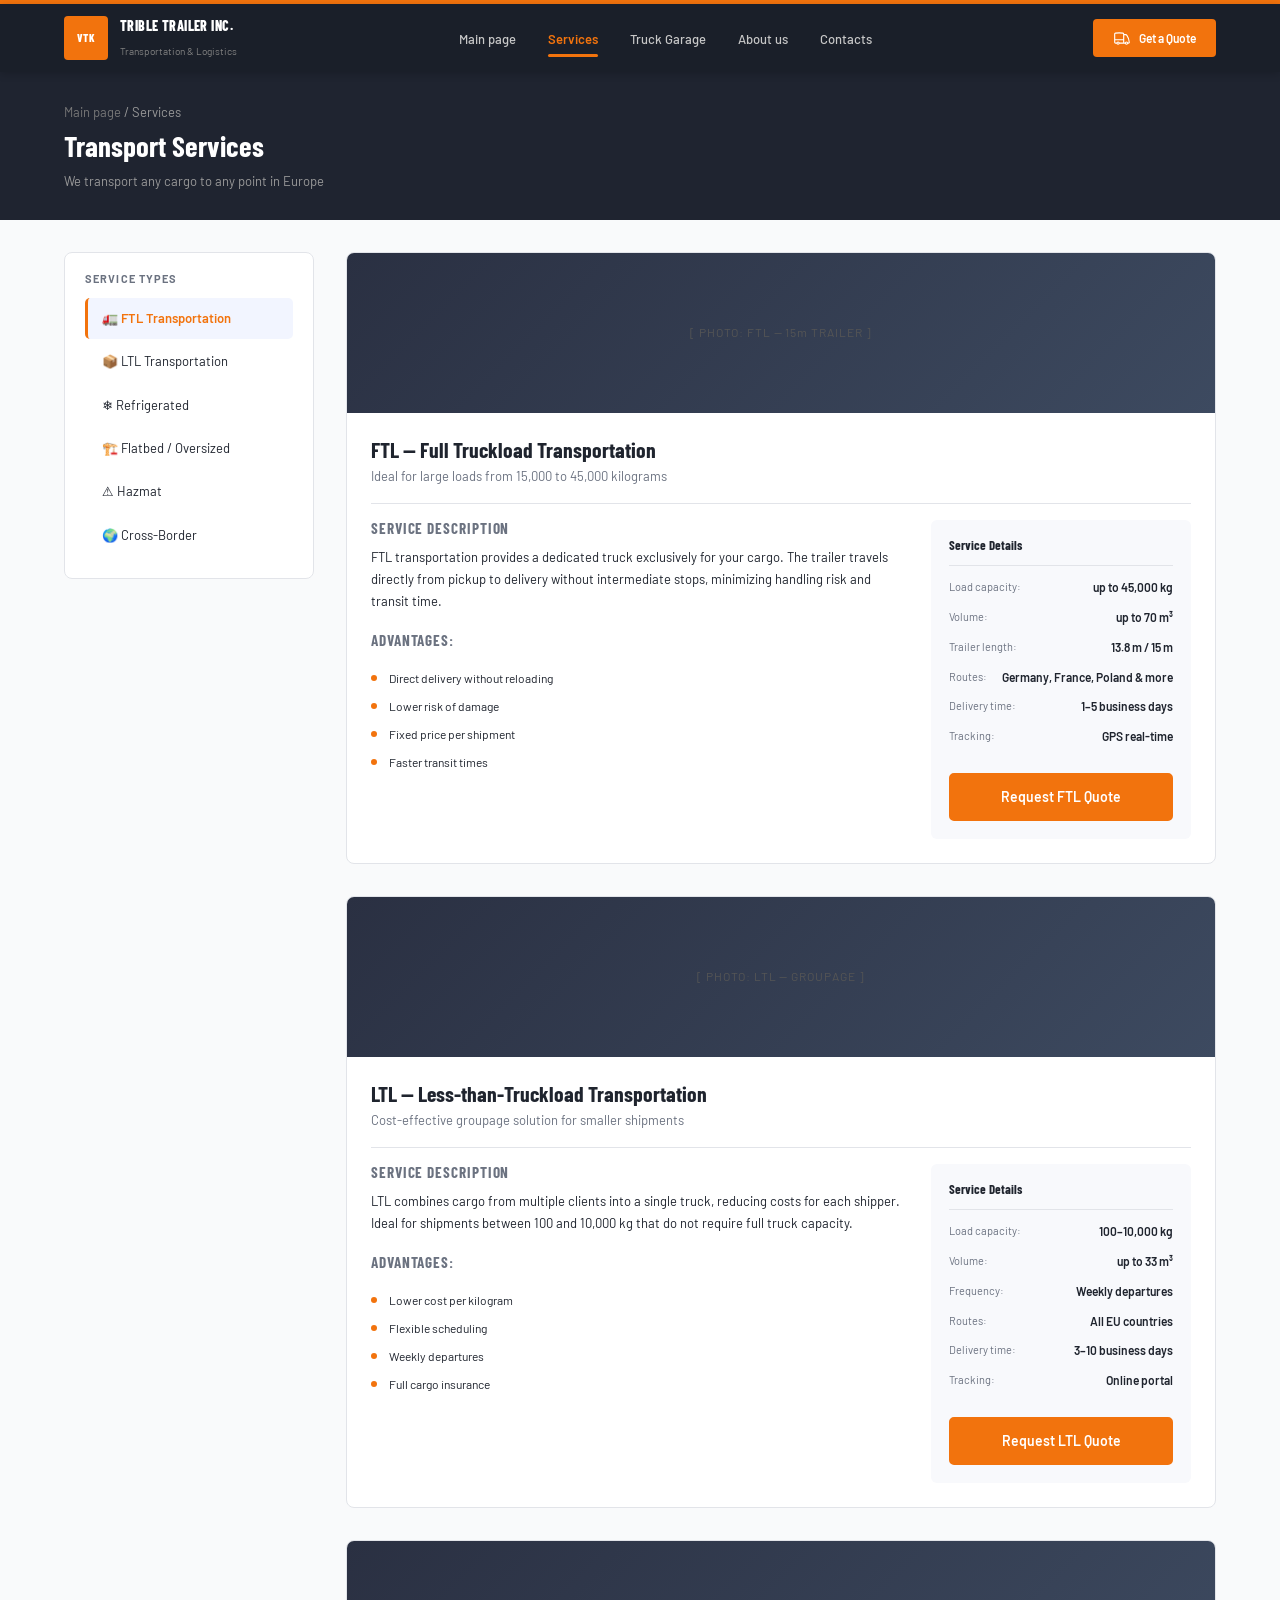
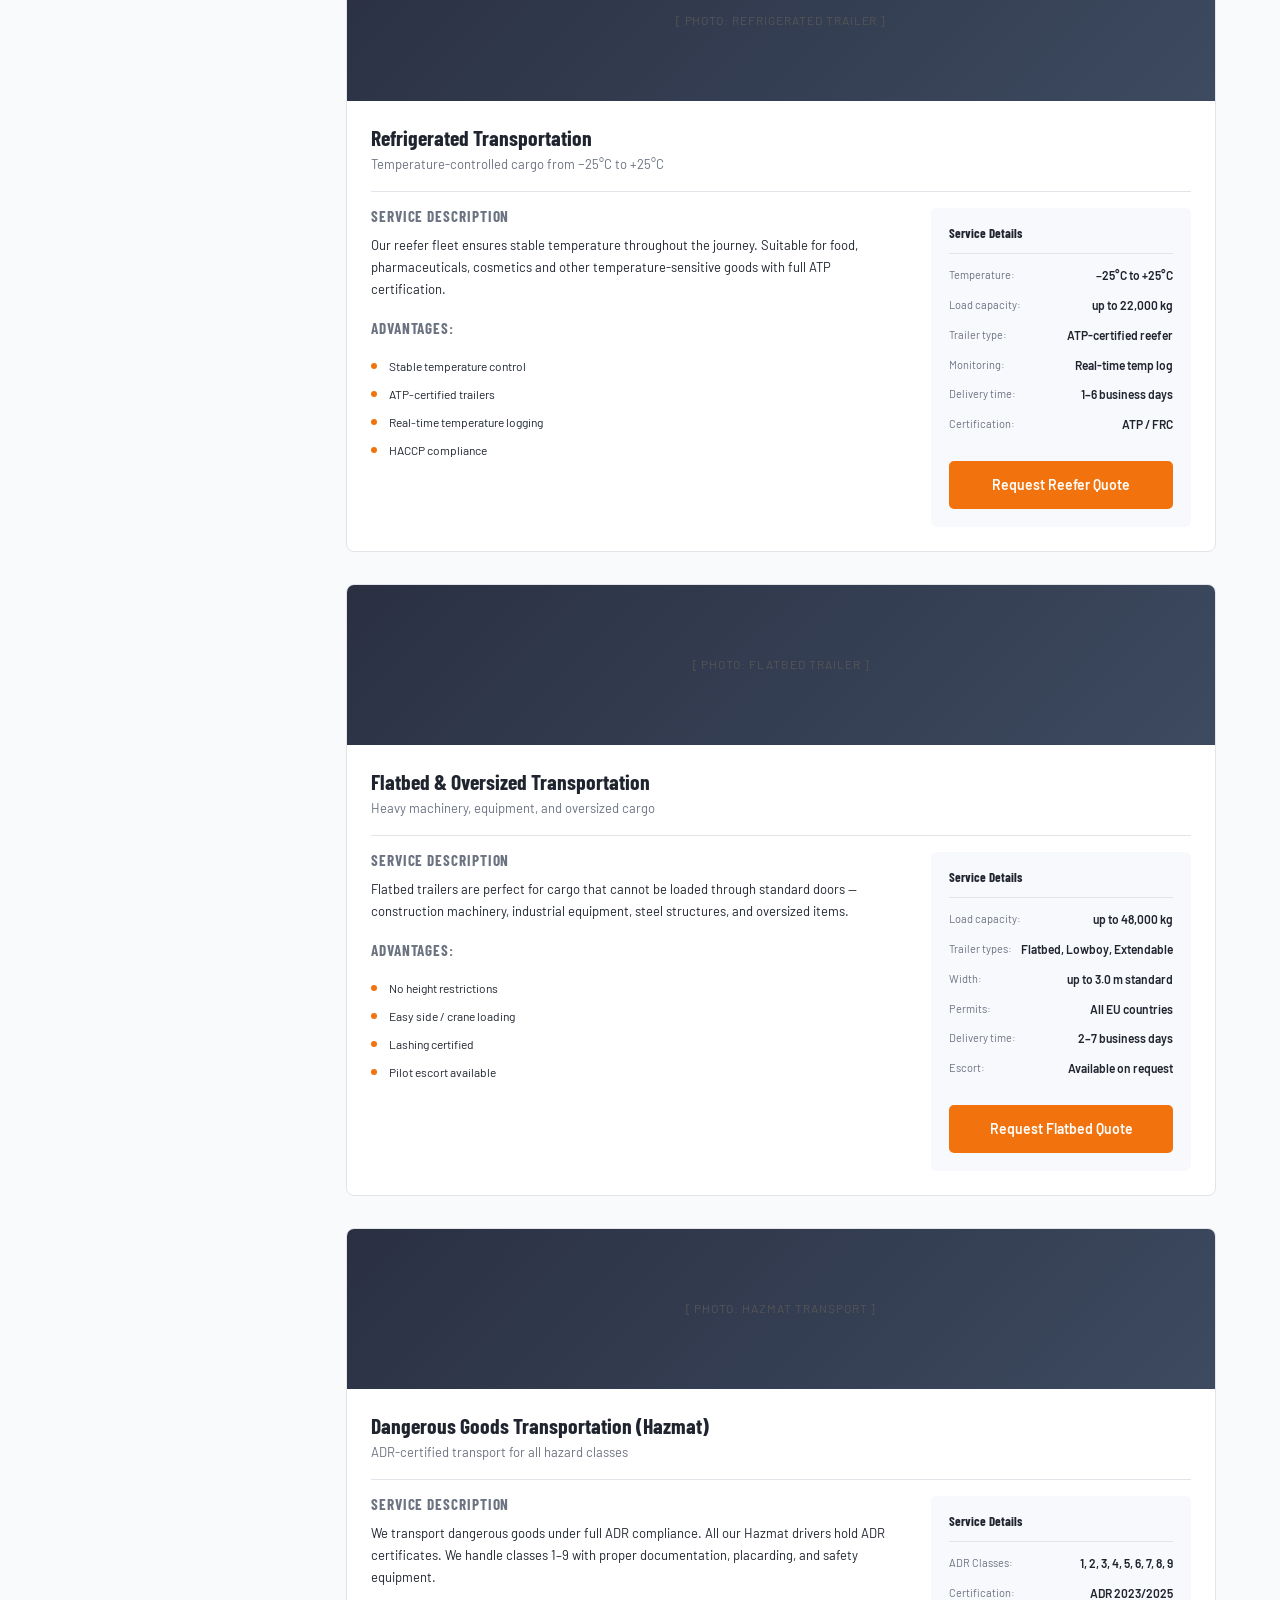
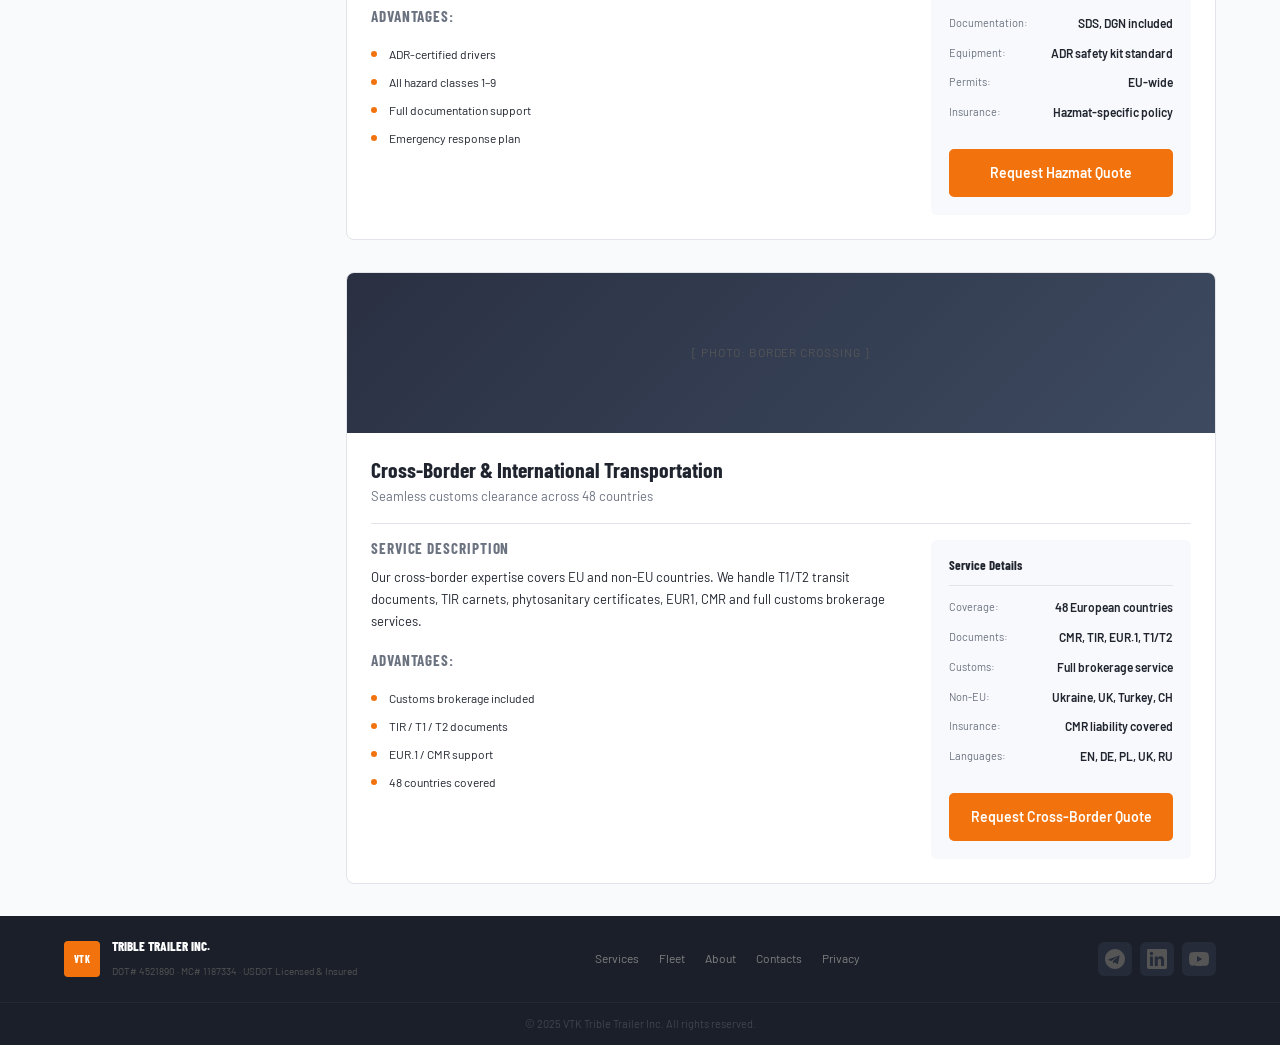
<file: services.html>
<!DOCTYPE html>
<html lang="en">
<head>
  <meta charset="UTF-8">
  <meta name="viewport" content="width=device-width, initial-scale=1.0">
  <title>Services — VTK Trible Trailer Inc.</title>
  <link rel="preconnect" href="https://fonts.googleapis.com">
  <link rel="preconnect" href="https://fonts.gstatic.com" crossorigin>
  <link href="https://fonts.googleapis.com/css2?family=Barlow:wght@400;500;600;700;800&family=Barlow+Condensed:wght@600;700;800&display=swap" rel="stylesheet">
  <link rel="stylesheet" href="assets/css/style.css">
</head>
<body>

<div class="nav-strip"></div>

<header class="header">
  <div class="nav-logo">
    <div class="nav-logo-box">VTK</div>
    <div class="nav-logo-text">
      <strong>TRIBLE TRAILER INC.</strong>
      <span>Transportation &amp; Logistics</span>
    </div>
  </div>
  <nav class="main-nav">
    <ul>
      <li><a href="index.html">Main page</a></li>
      <li><a href="services.html" class="active">Services</a></li>
      <li><a href="garage.html">Truck Garage</a></li>
      <li><a href="about.html">About us</a></li>
      <li><a href="checkout.html">Contacts</a></li>
    </ul>
  </nav>
  <div class="user-actions">
    <a href="checkout.html" class="btn btn-cart">
      <svg xmlns="http://www.w3.org/2000/svg" fill="none" viewBox="0 0 24 24"
           stroke-width="1.5" stroke="currentColor" width="18" height="18">
        <path stroke-linecap="round" stroke-linejoin="round"
          d="M8.25 18.75a1.5 1.5 0 0 1-3 0m3 0a1.5 1.5 0 0 0-3 0m3 0h6m-9 0H3.375a1.125 1.125 0 0 1-1.125-1.125V14.25m17.25 4.5a1.5 1.5 0 0 1-3 0m3 0a1.5 1.5 0 0 0-3 0m3 0h1.125c.621 0 1.129-.504 1.09-1.124a17.902 17.902 0 0 0-3.213-9.193 2.056 2.056 0 0 0-1.58-.86H14.25M16.5 18.75h-2.25m0-11.177v-.958c0-.568-.422-1.048-.987-1.106a48.554 48.554 0 0 0-10.026 0 1.106 1.106 0 0 0-.987 1.106v7.635m12-6.677v6.677m0 4.5v-4.5m0 0h-12"/>
      </svg>
      Get a Quote
    </a>
  </div>
  <button class="menu-toggle" aria-label="Open menu">
    <svg xmlns="http://www.w3.org/2000/svg" fill="none" viewBox="0 0 24 24"
         stroke-width="2" stroke="currentColor" width="24" height="24">
      <path stroke-linecap="round" stroke-linejoin="round" d="M3.75 6.75h16.5M3.75 12h16.5m-16.5 5.25h16.5"/>
    </svg>
  </button>
</header>

<div class="page-header">
  <p class="breadcrumb"><a href="index.html">Main page</a> / Services</p>
  <h1>Transport Services</h1>
  <p>We transport any cargo to any point in Europe</p>
</div>

<main>
  <!-- Lab 05: CSS Grid — sidebar (250px) + content (1fr) -->
  <div class="page-layout">

    <aside class="sidebar">
      <h3>Service Types</h3>
      <ul>
        <li><a href="#ftl" class="sidebar-link active">🚛 FTL Transportation</a></li>
        <li><a href="#ltl" class="sidebar-link">📦 LTL Transportation</a></li>
        <li><a href="#reefer" class="sidebar-link">❄️ Refrigerated</a></li>
        <li><a href="#flatbed" class="sidebar-link">🏗️ Flatbed / Oversized</a></li>
        <li><a href="#hazmat" class="sidebar-link">⚠️ Hazmat</a></li>
        <li><a href="#cross" class="sidebar-link">🌍 Cross-Border</a></li>
      </ul>
    </aside>

    <section class="products-content">

      <!-- FTL -->
      <div class="service-detail-card" id="ftl">
        <div class="service-detail-img">[ PHOTO: FTL — 15m TRAILER ]</div>
        <div class="service-detail-body">
          <h2>FTL — Full Truckload Transportation</h2>
          <p class="svc-tagline">Ideal for large loads from 15,000 to 45,000 kilograms</p>
          <hr>
          <div class="detail-cols">
            <div class="detail-desc">
              <h4>Service Description</h4>
              <p>FTL transportation provides a dedicated truck exclusively for your cargo. The trailer travels directly from pickup to delivery without intermediate stops, minimizing handling risk and transit time.</p>
              <h4 style="margin-top:1.25rem;">Advantages:</h4>
              <ul class="advantages-list">
                <li>Direct delivery without reloading</li>
                <li>Lower risk of damage</li>
                <li>Fixed price per shipment</li>
                <li>Faster transit times</li>
              </ul>
            </div>
            <div class="detail-sidebar-box">
              <h4>Service Details</h4>
              <hr>
              <div class="spec-row"><span class="spec-label">Load capacity:</span><span class="spec-val">up to 45,000 kg</span></div>
              <div class="spec-row"><span class="spec-label">Volume:</span><span class="spec-val">up to 70 m³</span></div>
              <div class="spec-row"><span class="spec-label">Trailer length:</span><span class="spec-val">13.8 m / 15 m</span></div>
              <div class="spec-row"><span class="spec-label">Routes:</span><span class="spec-val">Germany, France, Poland &amp; more</span></div>
              <div class="spec-row"><span class="spec-label">Delivery time:</span><span class="spec-val">1–5 business days</span></div>
              <div class="spec-row"><span class="spec-label">Tracking:</span><span class="spec-val">GPS real-time</span></div>
              <a href="checkout.html" class="btn btn-primary btn-full" style="margin-top:1rem;">Request FTL Quote</a>
            </div>
          </div>
        </div>
      </div>

      <!-- LTL -->
      <div class="service-detail-card" id="ltl">
        <div class="service-detail-img">[ PHOTO: LTL — GROUPAGE ]</div>
        <div class="service-detail-body">
          <h2>LTL — Less-than-Truckload Transportation</h2>
          <p class="svc-tagline">Cost-effective groupage solution for smaller shipments</p>
          <hr>
          <div class="detail-cols">
            <div class="detail-desc">
              <h4>Service Description</h4>
              <p>LTL combines cargo from multiple clients into a single truck, reducing costs for each shipper. Ideal for shipments between 100 and 10,000 kg that do not require full truck capacity.</p>
              <h4 style="margin-top:1.25rem;">Advantages:</h4>
              <ul class="advantages-list">
                <li>Lower cost per kilogram</li>
                <li>Flexible scheduling</li>
                <li>Weekly departures</li>
                <li>Full cargo insurance</li>
              </ul>
            </div>
            <div class="detail-sidebar-box">
              <h4>Service Details</h4>
              <hr>
              <div class="spec-row"><span class="spec-label">Load capacity:</span><span class="spec-val">100–10,000 kg</span></div>
              <div class="spec-row"><span class="spec-label">Volume:</span><span class="spec-val">up to 33 m³</span></div>
              <div class="spec-row"><span class="spec-label">Frequency:</span><span class="spec-val">Weekly departures</span></div>
              <div class="spec-row"><span class="spec-label">Routes:</span><span class="spec-val">All EU countries</span></div>
              <div class="spec-row"><span class="spec-label">Delivery time:</span><span class="spec-val">3–10 business days</span></div>
              <div class="spec-row"><span class="spec-label">Tracking:</span><span class="spec-val">Online portal</span></div>
              <a href="checkout.html" class="btn btn-primary btn-full" style="margin-top:1rem;">Request LTL Quote</a>
            </div>
          </div>
        </div>
      </div>

      <!-- REEFER -->
      <div class="service-detail-card" id="reefer">
        <div class="service-detail-img">[ PHOTO: REFRIGERATED TRAILER ]</div>
        <div class="service-detail-body">
          <h2>Refrigerated Transportation</h2>
          <p class="svc-tagline">Temperature-controlled cargo from −25°C to +25°C</p>
          <hr>
          <div class="detail-cols">
            <div class="detail-desc">
              <h4>Service Description</h4>
              <p>Our reefer fleet ensures stable temperature throughout the journey. Suitable for food, pharmaceuticals, cosmetics and other temperature-sensitive goods with full ATP certification.</p>
              <h4 style="margin-top:1.25rem;">Advantages:</h4>
              <ul class="advantages-list">
                <li>Stable temperature control</li>
                <li>ATP-certified trailers</li>
                <li>Real-time temperature logging</li>
                <li>HACCP compliance</li>
              </ul>
            </div>
            <div class="detail-sidebar-box">
              <h4>Service Details</h4>
              <hr>
              <div class="spec-row"><span class="spec-label">Temperature:</span><span class="spec-val">−25°C to +25°C</span></div>
              <div class="spec-row"><span class="spec-label">Load capacity:</span><span class="spec-val">up to 22,000 kg</span></div>
              <div class="spec-row"><span class="spec-label">Trailer type:</span><span class="spec-val">ATP-certified reefer</span></div>
              <div class="spec-row"><span class="spec-label">Monitoring:</span><span class="spec-val">Real-time temp log</span></div>
              <div class="spec-row"><span class="spec-label">Delivery time:</span><span class="spec-val">1–6 business days</span></div>
              <div class="spec-row"><span class="spec-label">Certification:</span><span class="spec-val">ATP / FRC</span></div>
              <a href="checkout.html" class="btn btn-primary btn-full" style="margin-top:1rem;">Request Reefer Quote</a>
            </div>
          </div>
        </div>
      </div>

      <!-- FLATBED -->
      <div class="service-detail-card" id="flatbed">
        <div class="service-detail-img">[ PHOTO: FLATBED TRAILER ]</div>
        <div class="service-detail-body">
          <h2>Flatbed &amp; Oversized Transportation</h2>
          <p class="svc-tagline">Heavy machinery, equipment, and oversized cargo</p>
          <hr>
          <div class="detail-cols">
            <div class="detail-desc">
              <h4>Service Description</h4>
              <p>Flatbed trailers are perfect for cargo that cannot be loaded through standard doors — construction machinery, industrial equipment, steel structures, and oversized items.</p>
              <h4 style="margin-top:1.25rem;">Advantages:</h4>
              <ul class="advantages-list">
                <li>No height restrictions</li>
                <li>Easy side / crane loading</li>
                <li>Lashing certified</li>
                <li>Pilot escort available</li>
              </ul>
            </div>
            <div class="detail-sidebar-box">
              <h4>Service Details</h4>
              <hr>
              <div class="spec-row"><span class="spec-label">Load capacity:</span><span class="spec-val">up to 48,000 kg</span></div>
              <div class="spec-row"><span class="spec-label">Trailer types:</span><span class="spec-val">Flatbed, Lowboy, Extendable</span></div>
              <div class="spec-row"><span class="spec-label">Width:</span><span class="spec-val">up to 3.0 m standard</span></div>
              <div class="spec-row"><span class="spec-label">Permits:</span><span class="spec-val">All EU countries</span></div>
              <div class="spec-row"><span class="spec-label">Delivery time:</span><span class="spec-val">2–7 business days</span></div>
              <div class="spec-row"><span class="spec-label">Escort:</span><span class="spec-val">Available on request</span></div>
              <a href="checkout.html" class="btn btn-primary btn-full" style="margin-top:1rem;">Request Flatbed Quote</a>
            </div>
          </div>
        </div>
      </div>

      <!-- HAZMAT -->
      <div class="service-detail-card" id="hazmat">
        <div class="service-detail-img">[ PHOTO: HAZMAT TRANSPORT ]</div>
        <div class="service-detail-body">
          <h2>Dangerous Goods Transportation (Hazmat)</h2>
          <p class="svc-tagline">ADR-certified transport for all hazard classes</p>
          <hr>
          <div class="detail-cols">
            <div class="detail-desc">
              <h4>Service Description</h4>
              <p>We transport dangerous goods under full ADR compliance. All our Hazmat drivers hold ADR certificates. We handle classes 1–9 with proper documentation, placarding, and safety equipment.</p>
              <h4 style="margin-top:1.25rem;">Advantages:</h4>
              <ul class="advantages-list">
                <li>ADR-certified drivers</li>
                <li>All hazard classes 1–9</li>
                <li>Full documentation support</li>
                <li>Emergency response plan</li>
              </ul>
            </div>
            <div class="detail-sidebar-box">
              <h4>Service Details</h4>
              <hr>
              <div class="spec-row"><span class="spec-label">ADR Classes:</span><span class="spec-val">1, 2, 3, 4, 5, 6, 7, 8, 9</span></div>
              <div class="spec-row"><span class="spec-label">Certification:</span><span class="spec-val">ADR 2023/2025</span></div>
              <div class="spec-row"><span class="spec-label">Documentation:</span><span class="spec-val">SDS, DGN included</span></div>
              <div class="spec-row"><span class="spec-label">Equipment:</span><span class="spec-val">ADR safety kit standard</span></div>
              <div class="spec-row"><span class="spec-label">Permits:</span><span class="spec-val">EU-wide</span></div>
              <div class="spec-row"><span class="spec-label">Insurance:</span><span class="spec-val">Hazmat-specific policy</span></div>
              <a href="checkout.html" class="btn btn-primary btn-full" style="margin-top:1rem;">Request Hazmat Quote</a>
            </div>
          </div>
        </div>
      </div>

      <!-- CROSS-BORDER -->
      <div class="service-detail-card" id="cross">
        <div class="service-detail-img">[ PHOTO: BORDER CROSSING ]</div>
        <div class="service-detail-body">
          <h2>Cross-Border &amp; International Transportation</h2>
          <p class="svc-tagline">Seamless customs clearance across 48 countries</p>
          <hr>
          <div class="detail-cols">
            <div class="detail-desc">
              <h4>Service Description</h4>
              <p>Our cross-border expertise covers EU and non-EU countries. We handle T1/T2 transit documents, TIR carnets, phytosanitary certificates, EUR1, CMR and full customs brokerage services.</p>
              <h4 style="margin-top:1.25rem;">Advantages:</h4>
              <ul class="advantages-list">
                <li>Customs brokerage included</li>
                <li>TIR / T1 / T2 documents</li>
                <li>EUR.1 / CMR support</li>
                <li>48 countries covered</li>
              </ul>
            </div>
            <div class="detail-sidebar-box">
              <h4>Service Details</h4>
              <hr>
              <div class="spec-row"><span class="spec-label">Coverage:</span><span class="spec-val">48 European countries</span></div>
              <div class="spec-row"><span class="spec-label">Documents:</span><span class="spec-val">CMR, TIR, EUR.1, T1/T2</span></div>
              <div class="spec-row"><span class="spec-label">Customs:</span><span class="spec-val">Full brokerage service</span></div>
              <div class="spec-row"><span class="spec-label">Non-EU:</span><span class="spec-val">Ukraine, UK, Turkey, CH</span></div>
              <div class="spec-row"><span class="spec-label">Insurance:</span><span class="spec-val">CMR liability covered</span></div>
              <div class="spec-row"><span class="spec-label">Languages:</span><span class="spec-val">EN, DE, PL, UK, RU</span></div>
              <a href="checkout.html" class="btn btn-primary btn-full" style="margin-top:1rem;">Request Cross-Border Quote</a>
            </div>
          </div>
        </div>
      </div>

    </section>
  </div>
</main>

<footer class="site-footer">
  <div class="footer-inner">
    <div class="footer-brand">
      <div class="nav-logo-box" style="width:36px;height:36px;font-size:10px;">VTK</div>
      <div>
        <strong>TRIBLE TRAILER INC.</strong>
        <span>DOT# 4521890 · MC# 1187334 · USDOT Licensed &amp; Insured</span>
      </div>
    </div>
    <nav class="footer-nav" aria-label="Footer">
      <a href="services.html">Services</a>
      <a href="garage.html">Fleet</a>
      <a href="about.html">About</a>
      <a href="checkout.html">Contacts</a>
      <a href="#">Privacy</a>
    </nav>
    <ul class="social-links" aria-label="Social media">
      <li><a href="#" aria-label="Telegram"><svg viewBox="0 0 24 24" width="20" height="20" fill="currentColor"><path d="M12 0C5.373 0 0 5.373 0 12s5.373 12 12 12 12-5.373 12-12S18.627 0 12 0zm5.562 8.248-1.97 9.289c-.145.658-.537.818-1.084.508l-3-2.21-1.447 1.394c-.16.16-.295.295-.605.295l.213-3.053 5.56-5.023c.242-.213-.054-.333-.373-.12L7.53 14.316l-2.962-.924c-.643-.204-.657-.643.136-.953l11.57-4.461c.537-.194 1.006.131.288.27z"/></svg></a></li>
      <li><a href="#" aria-label="LinkedIn"><svg viewBox="0 0 24 24" width="20" height="20" fill="currentColor"><path d="M20.447 20.452h-3.554v-5.569c0-1.328-.027-3.037-1.852-3.037-1.853 0-2.136 1.445-2.136 2.939v5.667H9.351V9h3.414v1.561h.046c.477-.9 1.637-1.85 3.37-1.85 3.601 0 4.267 2.37 4.267 5.455v6.286zM5.337 7.433a2.062 2.062 0 0 1-2.063-2.065 2.064 2.064 0 1 1 2.063 2.065zm1.782 13.019H3.555V9h3.564v11.452zM22.225 0H1.771C.792 0 0 .774 0 1.729v20.542C0 23.227.792 24 1.771 24h20.451C23.2 24 24 23.227 24 22.271V1.729C24 .774 23.2 0 22.222 0h.003z"/></svg></a></li>
      <li><a href="#" aria-label="YouTube"><svg viewBox="0 0 24 24" width="20" height="20" fill="currentColor"><path d="M23.495 6.205a3.007 3.007 0 0 0-2.088-2.088c-1.87-.501-9.396-.501-9.396-.501s-7.507-.01-9.396.501A3.007 3.007 0 0 0 .527 6.205a31.247 31.247 0 0 0-.522 5.805 31.247 31.247 0 0 0 .522 5.783 3.007 3.007 0 0 0 2.088 2.088c1.868.502 9.396.502 9.396.502s7.506 0 9.396-.502a3.007 3.007 0 0 0 2.088-2.088 31.247 31.247 0 0 0 .5-5.783 31.247 31.247 0 0 0-.5-5.805zM9.609 15.601V8.408l6.264 3.602z"/></svg></a></li>
    </ul>
  </div>
  <div class="footer-copy">© 2025 VTK Trible Trailer Inc. All rights reserved.</div>
</footer>

</body>
</html>
</file>
<file: assets/css/style.css>
*, *::before, *::after {
  box-sizing: border-box;
  margin: 0;
  padding: 0;
}

html { scroll-behavior: smooth; }

img {
  max-width: 100%;
  height: auto;
  object-fit: cover;
  display: block;
}

:root {
  --primary-color: #f2730d;      
  --primary-dark:  #c25a08;      
  --dark-bg:       #1a1f29;
  --dark-bg2:      #1f2430;
  --dark-bg3:      #212633;
  --text-dark:     #1f242e;
  --text-light:    #6b7280;
  --bg-color:      #f9fafb;
  --border:        #e2e4e9;
  --white:         #ffffff;
  --font-main:     'Barlow', system-ui, sans-serif;
  --font-display:  'Barlow Condensed', 'Barlow', sans-serif;
  --nav-h:         68px;
}


body {
  font-family: var(--font-main);
  font-size: 15px;
  line-height: 1.65;
  color: var(--text-dark);
  background-color: var(--bg-color);
  overflow-x: hidden;
}

h1, h2, h3, h4 {
  font-family: var(--font-display);
  font-weight: 700;
  line-height: 1.15;
  margin-bottom: 0.5rem;
}
h1 { font-size: 2.2rem; }
h2 { font-size: 1.65rem; }
h3 { font-size: 1.15rem; }
h4 { font-size: 0.95rem; text-transform: uppercase; letter-spacing: 0.06em; color: var(--text-light); }

p { margin-bottom: 0.75rem; }
p:last-child { margin-bottom: 0; }

a {
  text-decoration: none;
  color: var(--primary-color);
  transition: color 0.2s;
}
a:hover { color: var(--primary-dark); }

button {
  cursor: pointer;
  border: none;
  outline: none;
  font-family: inherit;
}


.btn {
  display: inline-flex;
  align-items: center;
  gap: 0.4rem;
  height: 42px;
  padding: 0 22px;
  border-radius: 5px;
  font-family: var(--font-main);
  font-size: 13px;
  font-weight: 600;
  cursor: pointer;
  border: 2px solid transparent;
  transition: background 0.2s, border-color 0.2s, color 0.2s, transform 0.15s;
  white-space: nowrap;
  line-height: 1;
}
.btn:hover { transform: translateY(-1px); }
.btn:active { transform: none; }

.btn-primary {
  background: var(--primary-color);
  color: var(--white);
  border-color: var(--primary-color);
}
.btn-primary:hover {
  background: var(--primary-dark);
  border-color: var(--primary-dark);
  color: var(--white);
}

.btn-outline {
  background: transparent;
  color: #c7c7c7;
  border-color: #555;
}
.btn-outline:hover { border-color: #aaa; color: var(--white); }

.btn-sm { height: 34px; padding: 0 16px; font-size: 12px; margin-top: auto; }


.btn-cart {
  display: inline-flex;
  align-items: center;
  gap: 0.5rem;
  background: var(--primary-color);
  color: var(--white);
  padding: 0 18px;
  height: 38px;
  border-radius: 4px;
  font-size: 12px;
  font-weight: 600;
  transition: background 0.2s;
}
.btn-cart:hover { background: var(--primary-dark); color: var(--white); }
.cart-counter {
  background: var(--white); color: var(--primary-color);
  font-size: 10px; font-weight: 800;
  min-width: 16px; height: 16px; border-radius: 8px;
  display: inline-flex; align-items: center; justify-content: center;
  padding: 0 4px;
}

.btn-full {
  width: 100%;
  justify-content: center;
  height: 48px;
  font-size: 14px;
}


.nav-strip { height: 4px; background: var(--primary-color); }



.header {
  display: flex;
  justify-content: space-between;
  align-items: center;
  padding: 0 5%;
  height: var(--nav-h);
  background-color: var(--dark-bg);
  box-shadow: 0 2px 8px rgba(0,0,0,0.18);
  position: sticky;
  top: 0;
  z-index: 200;
}


.nav-logo {
  display: flex;
  align-items: center;
  gap: 12px;
  flex-shrink: 0;
}
.nav-logo-box {
  width: 44px; height: 44px;
  background: var(--primary-color);
  border-radius: 4px;
  display: flex; align-items: center; justify-content: center;
  font-weight: 800; font-size: 11px;
  color: var(--white);
  font-family: var(--font-display);
  letter-spacing: 0.05em;
  flex-shrink: 0;
}
.nav-logo-text strong {
  display: block; font-size: 14px; font-weight: 800;
  color: var(--white); font-family: var(--font-display); letter-spacing: 0.03em;
}
.nav-logo-text span { font-size: 10px; color: #808080; }


.main-nav ul {
  display: flex;
  align-items: center;
  gap: 2rem;
  list-style: none;
}
.main-nav ul a {
  font-size: 13px; color: #c7c7c7; font-weight: 500;
  position: relative; padding-bottom: 4px;
  transition: color 0.2s;
}
.main-nav ul a:hover { color: var(--white); }
.main-nav ul a.active { color: var(--primary-color); font-weight: 600; }
.main-nav ul a.active::after {
  content: '';
  position: absolute; bottom: -6px; left: 0;
  width: 100%; height: 3px;
  background: var(--primary-color); border-radius: 2px;
}


.user-actions { display: flex; align-items: center; gap: 1rem; }


.menu-toggle {
  display: none;
  background: none;
  border: none;
  cursor: pointer;
  color: var(--white);
  padding: 4px;
  flex-shrink: 0;
}


.section { padding: 56px 5%; }
.section-header { margin-bottom: 2.5rem; }
.section-title { font-size: 1.55rem; color: var(--text-dark); }
.section-sub   { font-size: 13px; color: var(--text-light); margin-top: 4px; }

.page-header {
  background: var(--dark-bg2);
  padding: 24px 5% 28px;
}
.page-header h1 { font-size: 1.8rem; color: var(--white); }
.page-header p  { font-size: 13px; color: #999; margin-top: 6px; }
.breadcrumb { font-size: 11px; color: #555; margin-bottom: 6px; }
.breadcrumb a { color: #777; }
.breadcrumb a:hover { color: var(--primary-color); }



.hero {
  background: var(--dark-bg3);
  padding: 64px 5%;
  display: grid;
  grid-template-columns: 1fr 360px;
  align-items: center;
  gap: 48px;
  min-height: 360px;
  overflow: hidden;
}
.hero-eyebrow {
  font-size: 11px; font-weight: 600; letter-spacing: 0.12em;
  color: var(--primary-color); text-transform: uppercase; margin-bottom: 0.75rem;
}
.hero-text h1 {
  font-family: var(--font-display);
  font-size: clamp(1.8rem, 4vw, 2.9rem);
  font-weight: 800; color: var(--white);
  line-height: 1.05; letter-spacing: -0.01em;
}
.hero-text h1 span { color: var(--primary-color); display: block; }
.hero-sub      { font-size: 14px; color: #b8b8b8; margin: 1.25rem 0 0.4rem; }
.hero-services { font-size: 11px; color: #6a6a6a; letter-spacing: 0.05em; margin-bottom: 2rem; }
.hero-actions  { display: flex; gap: 12px; flex-wrap: wrap; }

.hero-visual  { display: flex; align-items: center; justify-content: flex-end; }
.hero-image-placeholder {
  width: 100%; height: 250px;
  background: #2a3042; border-radius: 6px;
  display: flex; flex-direction: column;
  align-items: center; justify-content: center; gap: 12px;
}
.truck-icon { font-size: 72px; }
.hero-img-label { font-size: 10px; color: #444; letter-spacing: 0.12em; }

.stats-bar {
  background: #f0f1f4;
  padding: 20px 5%;
  display: grid;
  grid-template-columns: repeat(4, 1fr);
  border-bottom: 1px solid var(--border);
}
.stat {
  padding: 10px 0 10px 32px;
  border-right: 1px solid var(--border);
}
.stat:first-child { padding-left: 0; }
.stat:last-child  { border-right: none; }
.stat-num   { font-size: 28px; font-weight: 800; color: var(--primary-color); font-family: var(--font-display); line-height: 1; }
.stat-label { font-size: 12px; color: var(--text-light); margin-top: 4px; }


*/
.products-grid {
  display: flex;
  flex-wrap: wrap;
  gap: 1.5rem;
  justify-content: center;
}


.product-card {
  display: flex;
  flex-direction: column;
  justify-content: space-between; 
  flex-basis: 300px;
  border: 1px solid var(--border);
  border-radius: 8px;
  padding: 1.25rem;
  background: var(--white);
  transition: transform 0.3s, box-shadow 0.3s;  
}
.product-card:hover {
  transform: translateY(-5px);  
  box-shadow: 0 4px 16px rgba(242,115,13,.12);
  border-color: var(--primary-color);
}


.service-card .service-icon { font-size: 2rem; margin-bottom: 0.75rem; }
.service-card .service-info h3 { font-size: 14px; font-weight: 700; margin-bottom: 0.4rem; color: var(--text-dark); font-family: var(--font-main); text-transform: none; letter-spacing: normal; }
.service-card .service-info p  { font-size: 12px; color: var(--text-light); line-height: 1.6; margin-bottom: 1rem; }


.page-layout {
  display: grid;
  grid-template-columns: 250px 1fr;
  gap: 2rem;
  padding: 2rem 5%;
  align-items: start;
}


.sidebar {
  background: var(--white);
  border: 1px solid var(--border);
  border-radius: 8px;
  padding: 1.25rem;
  position: sticky;
  top: calc(var(--nav-h) + 16px);
}
.sidebar h3 {
  font-size: 11px; font-weight: 700; color: var(--text-light);
  text-transform: uppercase; letter-spacing: 0.1em; margin-bottom: 0.75rem;
  font-family: var(--font-main);
}
.sidebar ul { list-style: none; }
.sidebar ul li { margin-bottom: 2px; }

.sidebar-link {
  display: block;
  padding: 10px 14px;
  font-size: 13px; color: var(--text-dark);
  border-radius: 5px;
  border-left: 3px solid transparent;
  transition: background 0.15s, border-color 0.15s, color 0.15s;
}
.sidebar-link:hover { background: #f4f5f8; color: var(--text-dark); }
.sidebar-link.active {
  background: #f2f5ff;
  border-left-color: var(--primary-color);
  color: var(--primary-color);
  font-weight: 600;
}


.products-content { display: flex; flex-direction: column; gap: 2rem; }

.service-detail-card {
  border: 1px solid var(--border);
  border-radius: 8px; overflow: hidden;
  background: var(--white);
}
.service-detail-img {
  width: 100%; height: 160px;
  background: linear-gradient(135deg, #2a3042, #3d4a60);
  display: flex; align-items: center; justify-content: center;
  font-size: 12px; color: #555; letter-spacing: 0.08em;
}
.service-detail-body { padding: 24px; }
.service-detail-body h2 { font-size: 1.35rem; margin-bottom: 4px; }
.svc-tagline { font-size: 13px; color: var(--text-light); margin-bottom: 1rem; }
.service-detail-body hr { border: none; border-top: 1px solid var(--border); margin: 1rem 0; }

.detail-cols {
  display: grid;
  grid-template-columns: 1fr 260px;
  gap: 24px;
}
.detail-desc p  { font-size: 13px; line-height: 1.7; }
.advantages-list { list-style: none; margin-top: 1rem; }
.advantages-list li {
  font-size: 12px; padding: 4px 0 4px 18px; position: relative;
}
.advantages-list li::before {
  content: ''; position: absolute; left: 0; top: 10px;
  width: 6px; height: 6px; background: var(--primary-color); border-radius: 50%;
}
.detail-sidebar-box { background: #f8f9fc; border-radius: 6px; padding: 18px; }
.detail-sidebar-box h4 { font-size: 13px; font-weight: 700; text-transform: none; letter-spacing: normal; font-family: var(--font-display); color: var(--text-dark); margin-bottom: 0.5rem; }
.detail-sidebar-box hr { border: none; border-top: 1px solid var(--border); margin: 0.75rem 0; }
.spec-row { display: flex; justify-content: space-between; gap: 8px; margin-bottom: 10px; }
.spec-label { font-size: 11px; color: var(--text-light); }
.spec-val   { font-size: 12px; font-weight: 600; text-align: right; }



.trucks-grid {
  display: grid;
  grid-template-columns: repeat(auto-fill, minmax(260px, 1fr));
  gap: 1.5rem;
  padding: 1.5rem 5% 3rem;
}

.truck-card { padding: 0; }

.truck-img {
  width: 100%; height: 130px;
  background: linear-gradient(135deg, #2a3042, #3a4058);
  position: relative;
  display: flex; align-items: center; justify-content: center;
  font-size: 3rem;
}
.vtk-tag {
  position: absolute; top: 10px; left: 10px;
  background: var(--primary-color); color: var(--white);
  font-size: 9px; font-weight: 800; padding: 2px 8px; border-radius: 3px;
  font-family: var(--font-display); letter-spacing: 0.08em;
}
.status-badge {
  position: absolute; bottom: 10px; right: 10px;
  height: 22px; padding: 0 10px; border-radius: 11px;
  font-size: 10px; font-weight: 600; display: flex; align-items: center;
}
.status-free    { background: #d1fae5; color: #065f46; }
.status-transit { background: #dbeafe; color: #1e40af; }
.status-service { background: #fef3c7; color: #92400e; }

.truck-info { padding: 14px; display: flex; flex-direction: column; flex: 1; }
.truck-name { font-size: 13px; font-weight: 700; margin-bottom: 2px; font-family: var(--font-main); }
.truck-type { font-size: 11px; color: var(--text-light); margin-bottom: 8px; }
.truck-info hr { border: none; border-top: 1px solid var(--border); margin: 8px 0; }
.truck-route { font-size: 11px; color: var(--text-light); margin-bottom: 6px; }
.truck-specs { background: #f4f5f8; border-radius: 4px; padding: 5px 10px; font-size: 10px; color: var(--text-light); margin-bottom: 10px; }
.truck-rate { font-size: 12px; font-weight: 700; color: var(--primary-color); margin-bottom: 10px; }
.truck-actions { margin-top: auto; }
.btn-book {
  display: block; width: 100%; height: 30px;
  background: var(--primary-color); border: none;
  border-radius: 4px; font-size: 11px; font-weight: 600;
  color: var(--white); cursor: pointer;
  text-align: center; line-height: 30px;
  font-family: var(--font-main);
  transition: background 0.15s;
}
.btn-book:hover { background: var(--primary-dark); color: var(--white); }
.btn-book.in-cart { background: #059669; }


.filter-bar {
  background: #f4f5f8;
  padding: 12px 5%;
  display: flex; align-items: center; gap: 8px; flex-wrap: wrap;
  border-bottom: 1px solid var(--border);
}
.filter-label { font-size: 12px; color: var(--text-light); margin-right: 4px; }
.filter-btn {
  height: 30px; padding: 0 14px; border-radius: 4px;
  font-size: 12px; border: 1px solid #ccc;
  background: var(--white); color: var(--text-dark);
  font-family: var(--font-main);
  transition: border-color 0.15s, color 0.15s, background 0.15s;
}
.filter-btn:hover,
.filter-btn.active { border-color: var(--primary-color); color: var(--primary-color); }
.filter-btn.active { background: var(--primary-color); color: var(--white); font-weight: 600; }



.about-grid {
  display: grid;
  grid-template-columns: 1fr 1fr;
  gap: 3rem;
}
.about-text p { font-size: 14px; line-height: 1.8; margin-bottom: 1rem; }
.values-list { list-style: none; display: flex; flex-direction: column; gap: 1rem; }
.values-list li { display: flex; gap: 14px; align-items: flex-start; }
.value-icon { font-size: 1.5rem; flex-shrink: 0; margin-top: 2px; }
.values-list strong { display: block; font-size: 14px; font-weight: 700; margin-bottom: 4px; font-family: var(--font-main); }
.values-list p { font-size: 12px; color: var(--text-light); margin: 0; }


.contacts-layout {
  display: grid;
  grid-template-columns: 1fr 360px;
  gap: 2rem;
  padding: 2rem 5% 4rem;
  align-items: start;
}


.form-box {
  background: var(--white);
  border: 1px solid var(--border);
  border-radius: 8px;
  padding: 2rem;
}
.form-box h2  { font-size: 1.4rem; margin-bottom: 4px; }
.form-sub     { font-size: 12px; color: var(--text-light); margin-bottom: 1rem; }
.form-box > hr { border: none; border-top: 1px solid var(--border); margin: 1rem 0; }


.checkout-form { }


fieldset {
  border: 1px solid var(--border);
  border-radius: 8px;
  padding: 1.25rem 1.5rem;
  margin-bottom: 1.5rem;
  background: var(--white);
}
legend {
  padding: 0 8px;
  font-size: 13px; font-weight: 700;
  color: var(--text-dark);
  text-transform: uppercase; letter-spacing: 0.06em;
}


.form-group {
  display: flex;
  flex-direction: column;
  margin-bottom: 1rem;
}
.form-group:last-child { margin-bottom: 0; }

.form-group label {
  font-size: 11px; font-weight: 600;
  color: var(--text-dark);
  margin-bottom: 5px;
  text-transform: uppercase; letter-spacing: 0.04em;
}


.form-group input,
.form-group select,
.form-group textarea {
  padding: 0 12px;
  height: 38px;
  border: 1.5px solid var(--border);
  border-radius: 5px;
  font-family: var(--font-main);
  font-size: 13px; color: var(--text-dark);
  background: var(--white);
  outline: none;
  transition: border-color 0.2s, box-shadow 0.2s;
}
.form-group textarea { height: auto; padding: 10px 12px; resize: vertical; }

.form-group input:focus,
.form-group select:focus,
.form-group textarea:focus {
  border-color: var(--primary-color);
  box-shadow: 0 0 0 3px rgba(242,115,13,.12);
}
.form-group input::placeholder,
.form-group textarea::placeholder { color: #bbb; }


.form-group input:invalid:not(:placeholder-shown):not(:focus) {
  border-color: #e53e3e;
}
.form-group input:valid:not(:placeholder-shown) {
  border-color: #38a169;
}


.form-radio-group { display: flex; flex-direction: column; gap: 10px; }
.form-radio { display: flex; align-items: center; gap: 10px; cursor: pointer; }
.form-radio input[type="radio"] { accent-color: var(--primary-color); width: 16px; height: 16px; cursor: pointer; }
.form-radio label { font-size: 13px; cursor: pointer; }


.form-check { display: flex; align-items: flex-start; gap: 10px; margin-top: 1rem; font-size: 13px; }
.form-check input[type="checkbox"] { accent-color: var(--primary-color); width: 16px; height: 16px; flex-shrink: 0; margin-top: 3px; cursor: pointer; }
.form-check label { cursor: pointer; line-height: 1.5; }


.form-grid {
  display: grid;
  grid-template-columns: 1fr 1fr;
  gap: 1rem;
  margin-bottom: 1rem;
}


.contacts-sidebar { display: flex; flex-direction: column; gap: 1.25rem; }

.office-card { background: var(--dark-bg); border-radius: 8px; padding: 1.5rem; }
.office-label { font-size: 10px; font-weight: 700; color: var(--primary-color); margin-bottom: 6px; letter-spacing: 0.1em; }
.office-card h3 { font-size: 1rem; color: var(--white); margin-bottom: 10px; }
.office-addr { font-size: 12px; color: #707070; line-height: 1.8; font-style: normal; }
.office-hours { background: #1f2733; border-radius: 4px; padding: 10px 14px; margin-top: 12px; font-size: 11px; color: #666; line-height: 1.7; }
.office-hours strong { color: var(--primary-color); }

.channels-box h3 { font-size: 1rem; margin-bottom: 10px; }
.channel-row {
  background: var(--bg-color); border-radius: 4px;
  padding: 10px 14px; margin-bottom: 6px;
  display: flex; align-items: center; gap: 12px;
}
.channel-dot { width: 8px; height: 8px; border-radius: 50%; background: var(--primary-color); flex-shrink: 0; }
.channel-label { font-size: 11px; color: var(--text-light); }
.channel-val   { font-size: 12px; font-weight: 700; color: var(--primary-color); }

.social-box h3 { font-size: 1rem; margin-bottom: 10px; }

.map-box h3 { font-size: 1rem; margin-bottom: 10px; }
.map-placeholder {
  width: 100%; height: 90px; background: #d0d8e8; border-radius: 4px;
  display: flex; align-items: center; justify-content: center;
  font-size: 12px; color: var(--text-light);
}
.dot-row { font-size: 10px; color: var(--text-light); margin-top: 8px; line-height: 1.7; }


.social-links {
  list-style: none;
  display: flex;
  gap: 8px;
}
.social-links a {
  display: flex; align-items: center; justify-content: center;
  width: 40px; height: 40px;
  border-radius: 6px;
  background: #f0f1f4;
  color: var(--text-light);
  transition: background 0.2s, color 0.2s;
}
.social-links a:hover {
  background: var(--primary-color);
  color: var(--white);
}

.site-footer { background: var(--dark-bg); }

.footer-inner {
  display: flex;
  justify-content: space-between;
  align-items: center;
  flex-wrap: wrap;
  gap: 16px;
  padding: 20px 5%;
}
.footer-brand { display: flex; align-items: center; gap: 12px; }
.footer-brand strong { display: block; font-size: 13px; color: var(--white); font-family: var(--font-display); font-weight: 800; }
.footer-brand span   { font-size: 10px; color: #555; }

.footer-nav { display: flex; gap: 20px; flex-wrap: wrap; }
.footer-nav a { font-size: 12px; color: #808080; }
.footer-nav a:hover { color: var(--primary-color); }

.footer-inner .social-links a {
  width: 34px; height: 34px;
  background: #252b38; color: #555;
}
.footer-inner .social-links a:hover { background: var(--primary-color); color: var(--white); }

.footer-copy {
  text-align: center; font-size: 11px; color: #404550;
  padding: 12px 5%;
  border-top: 1px solid #242935;
}




@media screen and (max-width: 1024px) {

  .main-nav   { display: none; }
  .menu-toggle { display: block; }

  .hero { grid-template-columns: 1fr; padding: 40px 5%; }
  .hero-visual { display: none; }
  .hero-text h1 { font-size: 2rem; }

  .stats-bar { grid-template-columns: repeat(2, 1fr); }
  .stat { padding-left: 16px; }
  .stat:nth-child(-n+2) { border-bottom: 1px solid var(--border); }
  .stat:nth-child(2) { border-right: none; }
  .stat:last-child   { border-right: none; }

   
  .page-layout { grid-template-columns: 1fr; }
  .sidebar { position: static; display: flex; flex-wrap: wrap; gap: 6px; }
  .sidebar h3 { width: 100%; margin-bottom: 0; }
  .sidebar ul { display: flex; flex-wrap: wrap; gap: 6px; }
  .sidebar-link { border-left: none; border-bottom: 3px solid transparent; padding: 8px 14px; }
  .sidebar-link.active { border-left: none; border-bottom-color: var(--primary-color); }

  .detail-cols { grid-template-columns: 1fr; }
  .about-grid  { grid-template-columns: 1fr; }
  .contacts-layout { grid-template-columns: 1fr; }
}


@media screen and (max-width: 768px) {

   
  h2 { font-size: 1.4rem; }

  .header { padding: 0 16px; }

  .hero { padding: 32px 16px; }
  .hero-text h1 { font-size: 1.75rem; }
  .hero-actions .btn { height: 40px; padding: 0 18px; }

  .stats-bar { padding: 12px 16px; }
  .stat-num { font-size: 22px; }

  .section { padding: 36px 16px; }

   
  .page-layout { grid-template-columns: 1fr; padding: 1rem 16px; }

  .trucks-grid { padding: 12px 16px 2rem; }
  .filter-bar  { padding: 10px 16px; }

  .form-grid { grid-template-columns: 1fr; }
  .form-box  { padding: 1.25rem; }
  .contacts-layout { padding: 1rem 16px 2rem; }

  .page-header { padding: 16px 16px 20px; }
  .page-header h1 { font-size: 1.4rem; }

  .footer-inner { flex-direction: column; align-items: flex-start; gap: 12px; padding: 16px; }
  .footer-copy  { padding: 12px 16px; }
}


@media screen and (max-width: 480px) {
  .hero-text h1 { font-size: 1.5rem; }
  .stats-bar { grid-template-columns: 1fr 1fr; }
  .products-grid { flex-direction: column; }
  .product-card  { flex-basis: auto; }
  .nav-logo-text span { display: none; }
  .footer-nav { gap: 10px; }
}

.hidden { display: none !important; }

/* ===== Лаба 11/12: утиліта hidden + loader ===== */
.hidden { display: none !important; }

.loader {
  text-align: center;
  padding: 3rem 5%;
  color: var(--text-light);
  font-size: 13px;
}
.loader::before {
  content: "";
  display: block;
  width: 32px; height: 32px;
  margin: 0 auto 12px;
  border: 3px solid var(--border);
  border-top-color: var(--primary-color);
  border-radius: 50%;
  animation: spin 0.8s linear infinite;
}
@keyframes spin { to { transform: rotate(360deg); } }
.error { padding: 1rem; color: #e53e3e; }

/* ===== Лаба 12: модальне вікно кошика ===== */
.modal-overlay {
  position: fixed;
  top: 0; left: 0; right: 0; bottom: 0;
  background-color: rgba(0, 0, 0, 0.5);
  display: flex;
  justify-content: center;
  align-items: center;
  z-index: 1000;
}
.modal-window {
  background: var(--white);
  padding: 1.5rem;
  border-radius: 8px;
  width: 90%;
  max-width: 500px;
  max-height: 80vh;
  overflow-y: auto;
  box-shadow: 0 10px 25px rgba(0, 0, 0, 0.2);
}
.modal-header {
  display: flex;
  justify-content: space-between;
  align-items: center;
  padding-bottom: 0.75rem;
  margin-bottom: 1rem;
  border-bottom: 1px solid var(--border);
}
.modal-header h2 { margin-bottom: 0; }
.close-btn {
  background: transparent;
  border: none;
  font-size: 1.75rem;
  line-height: 1;
  color: var(--text-light);
  cursor: pointer;
}
.close-btn:hover { color: var(--primary-color); }

.cart-empty { color: var(--text-light); text-align: center; padding: 1.5rem 0; }

.cart-item {
  display: flex;
  align-items: center;
  gap: 12px;
  padding: 10px 0;
  border-bottom: 1px solid var(--border);
}
.cart-item-icon {
  width: 44px; height: 44px; flex-shrink: 0;
  background: linear-gradient(135deg, #2a3042, #3a4058);
  border-radius: 6px;
  display: flex; align-items: center; justify-content: center;
  font-size: 1.4rem;
}
.cart-item-info { flex: 1; min-width: 0; }
.cart-item-name { font-size: 13px; font-weight: 700; margin-bottom: 0; }
.cart-item-meta { font-size: 11px; color: var(--text-light); margin-bottom: 0; }
.cart-item-qty { display: flex; align-items: center; gap: 8px; font-size: 13px; font-weight: 600; }
.qty-btn {
  width: 26px; height: 26px;
  border-radius: 4px;
  background: #f0f1f4;
  color: var(--text-dark);
  font-size: 16px; line-height: 1;
  transition: background 0.15s, color 0.15s;
}
.qty-btn:hover { background: var(--primary-color); color: var(--white); }

.modal-footer {
  display: flex;
  justify-content: space-between;
  align-items: center;
  gap: 12px;
  flex-wrap: wrap;
  margin-top: 1.25rem;
}
.modal-footer h3 { margin-bottom: 0; }
</file>
